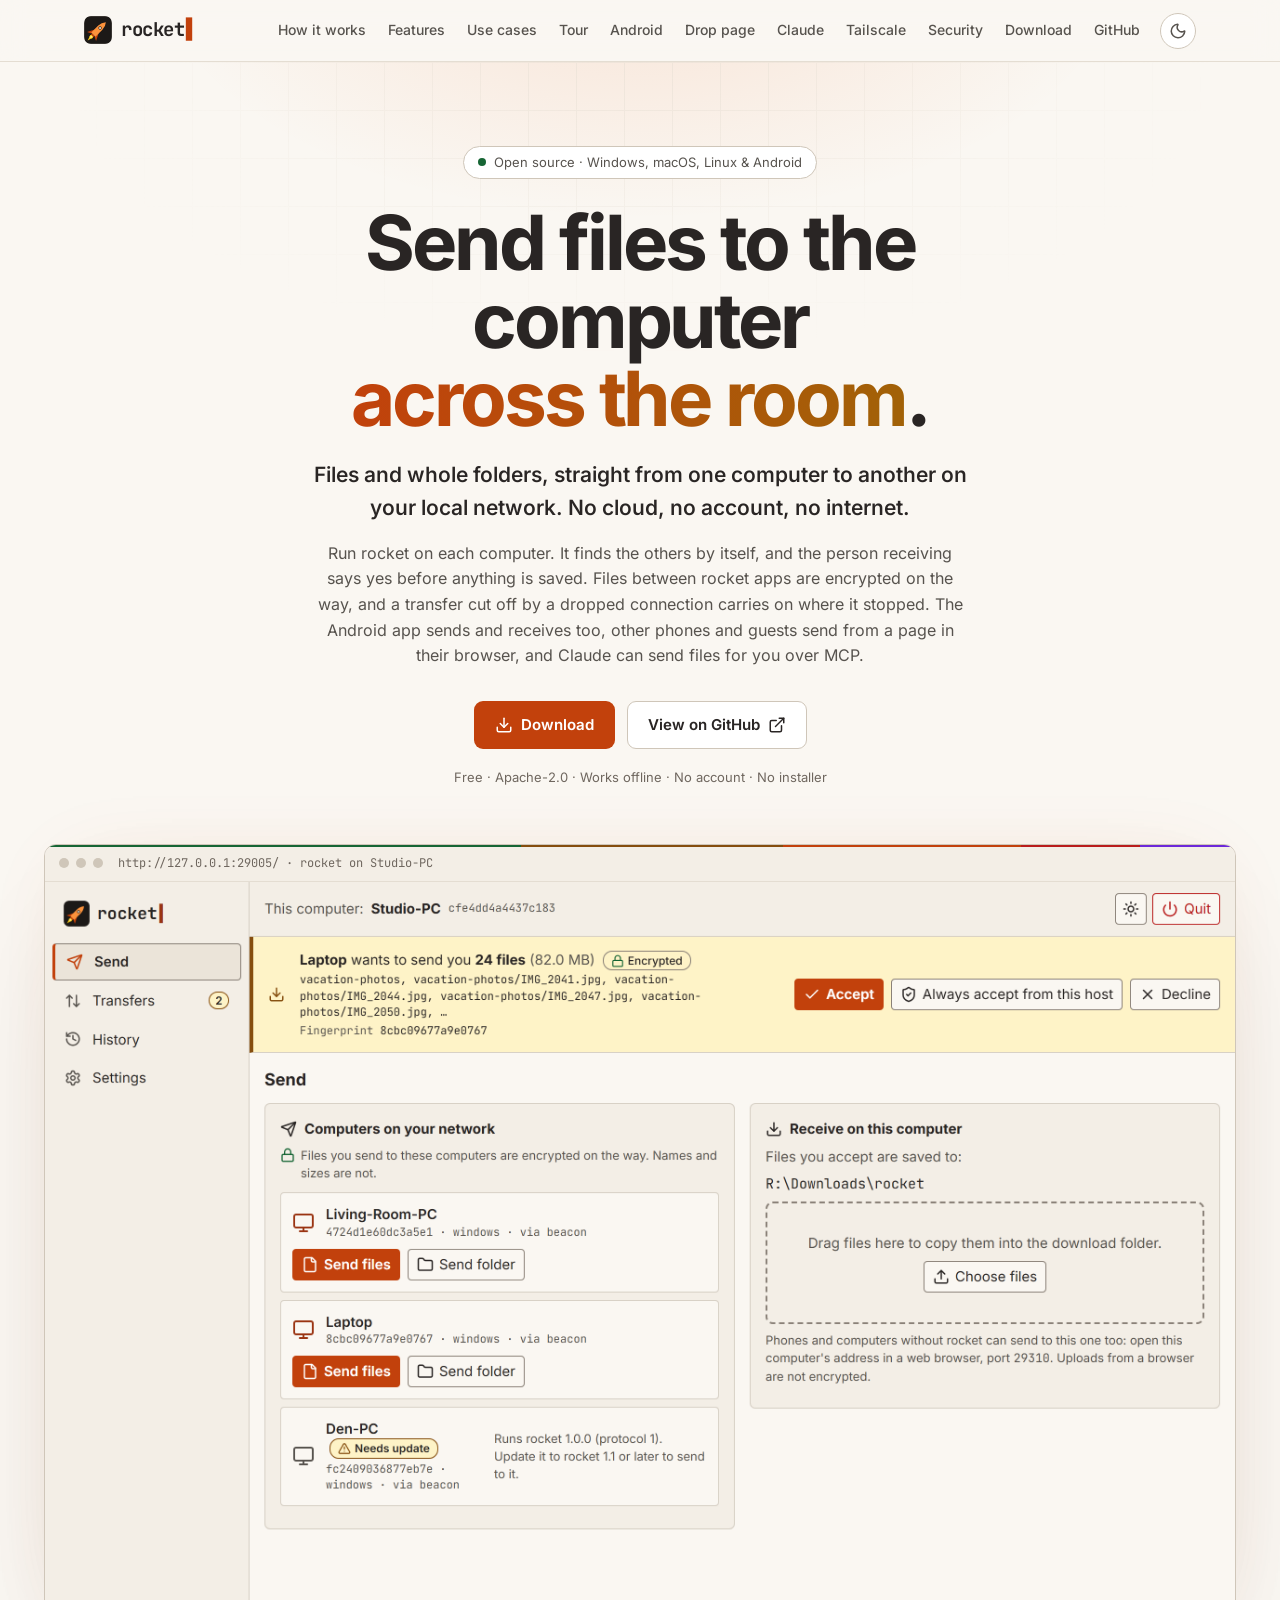
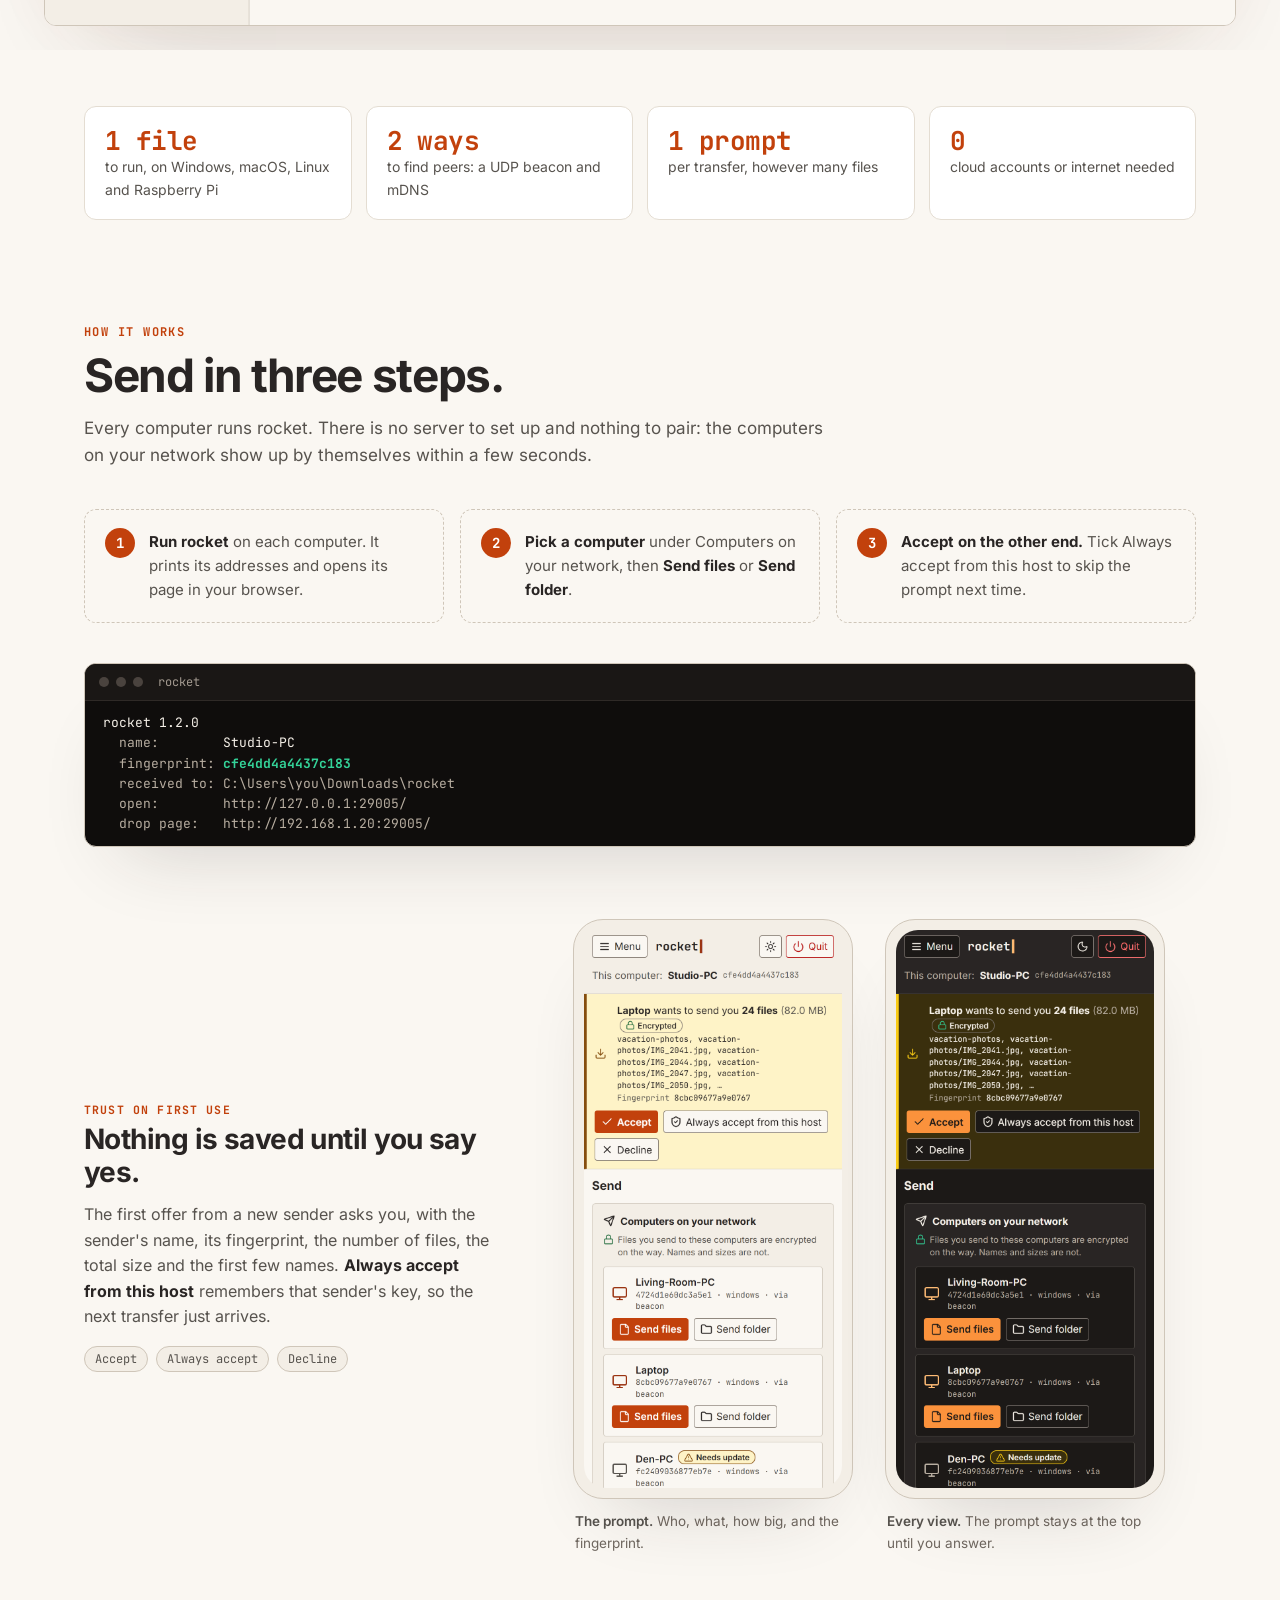
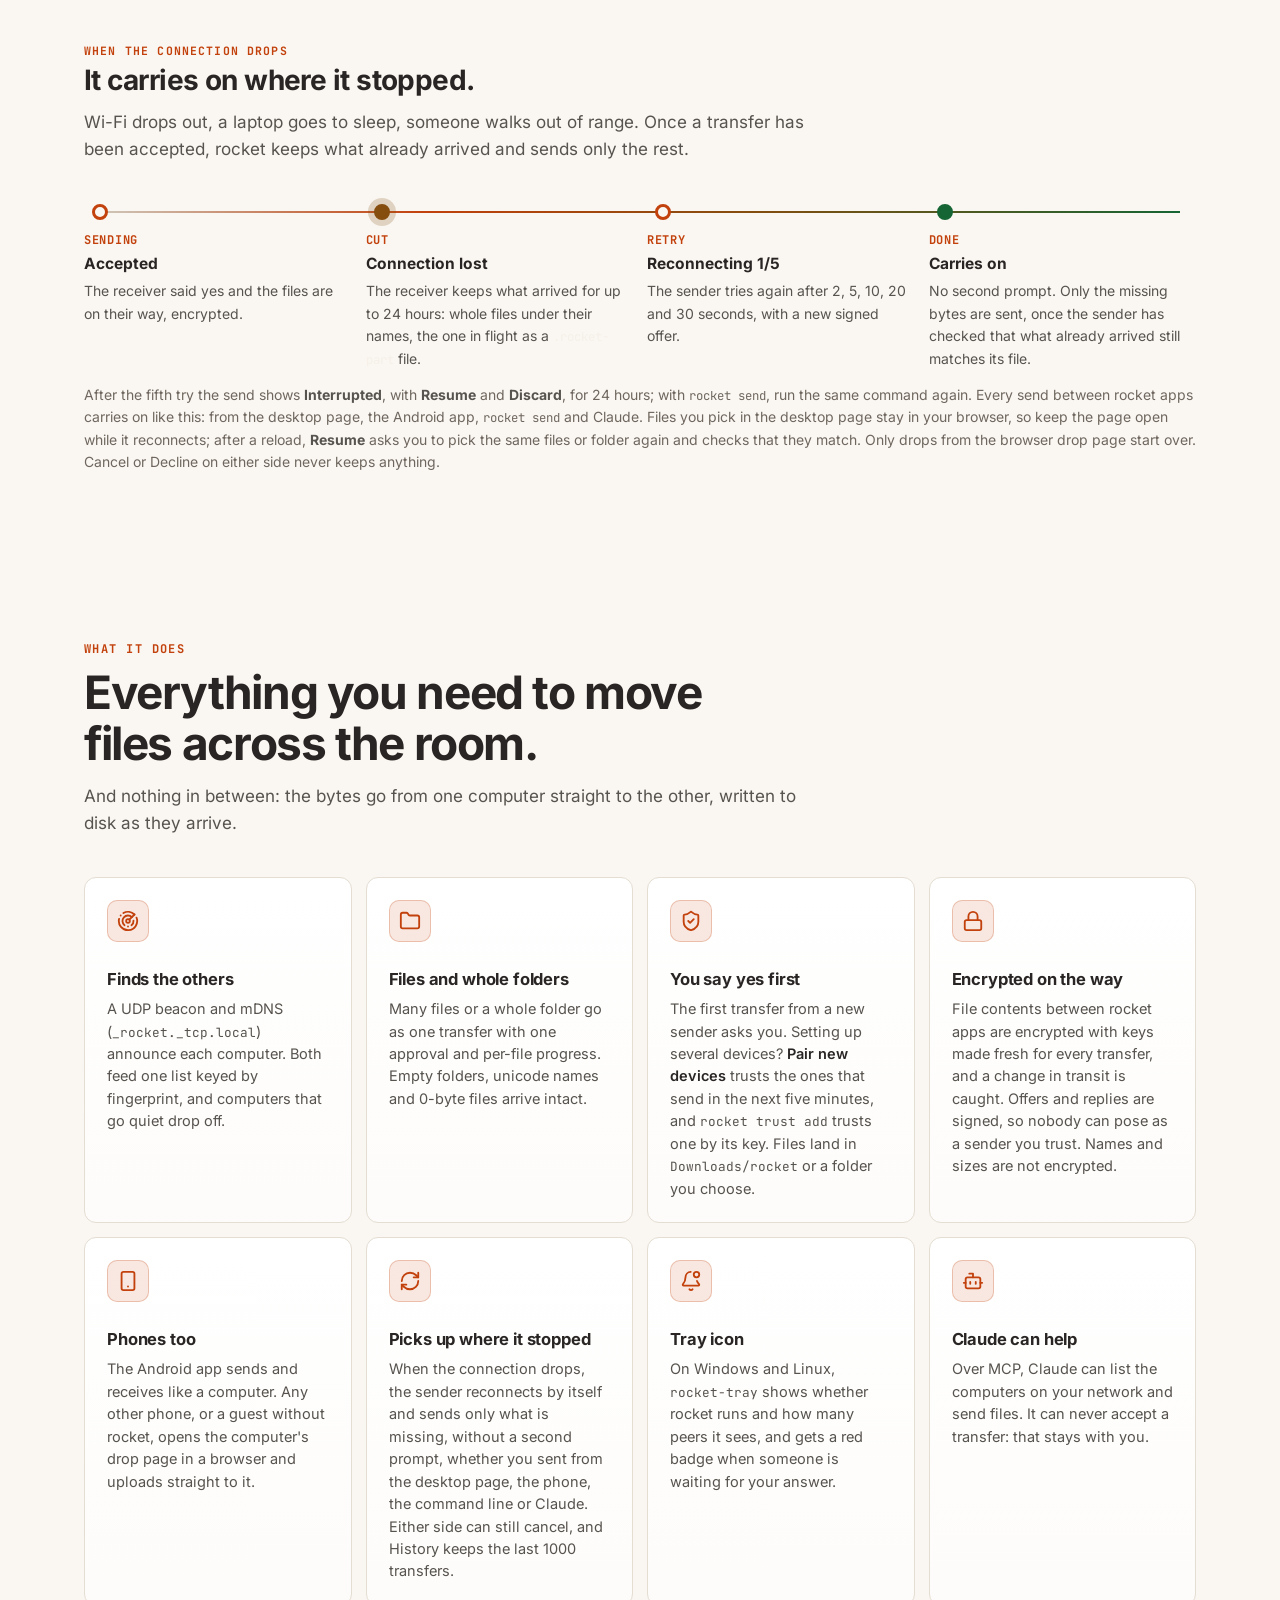
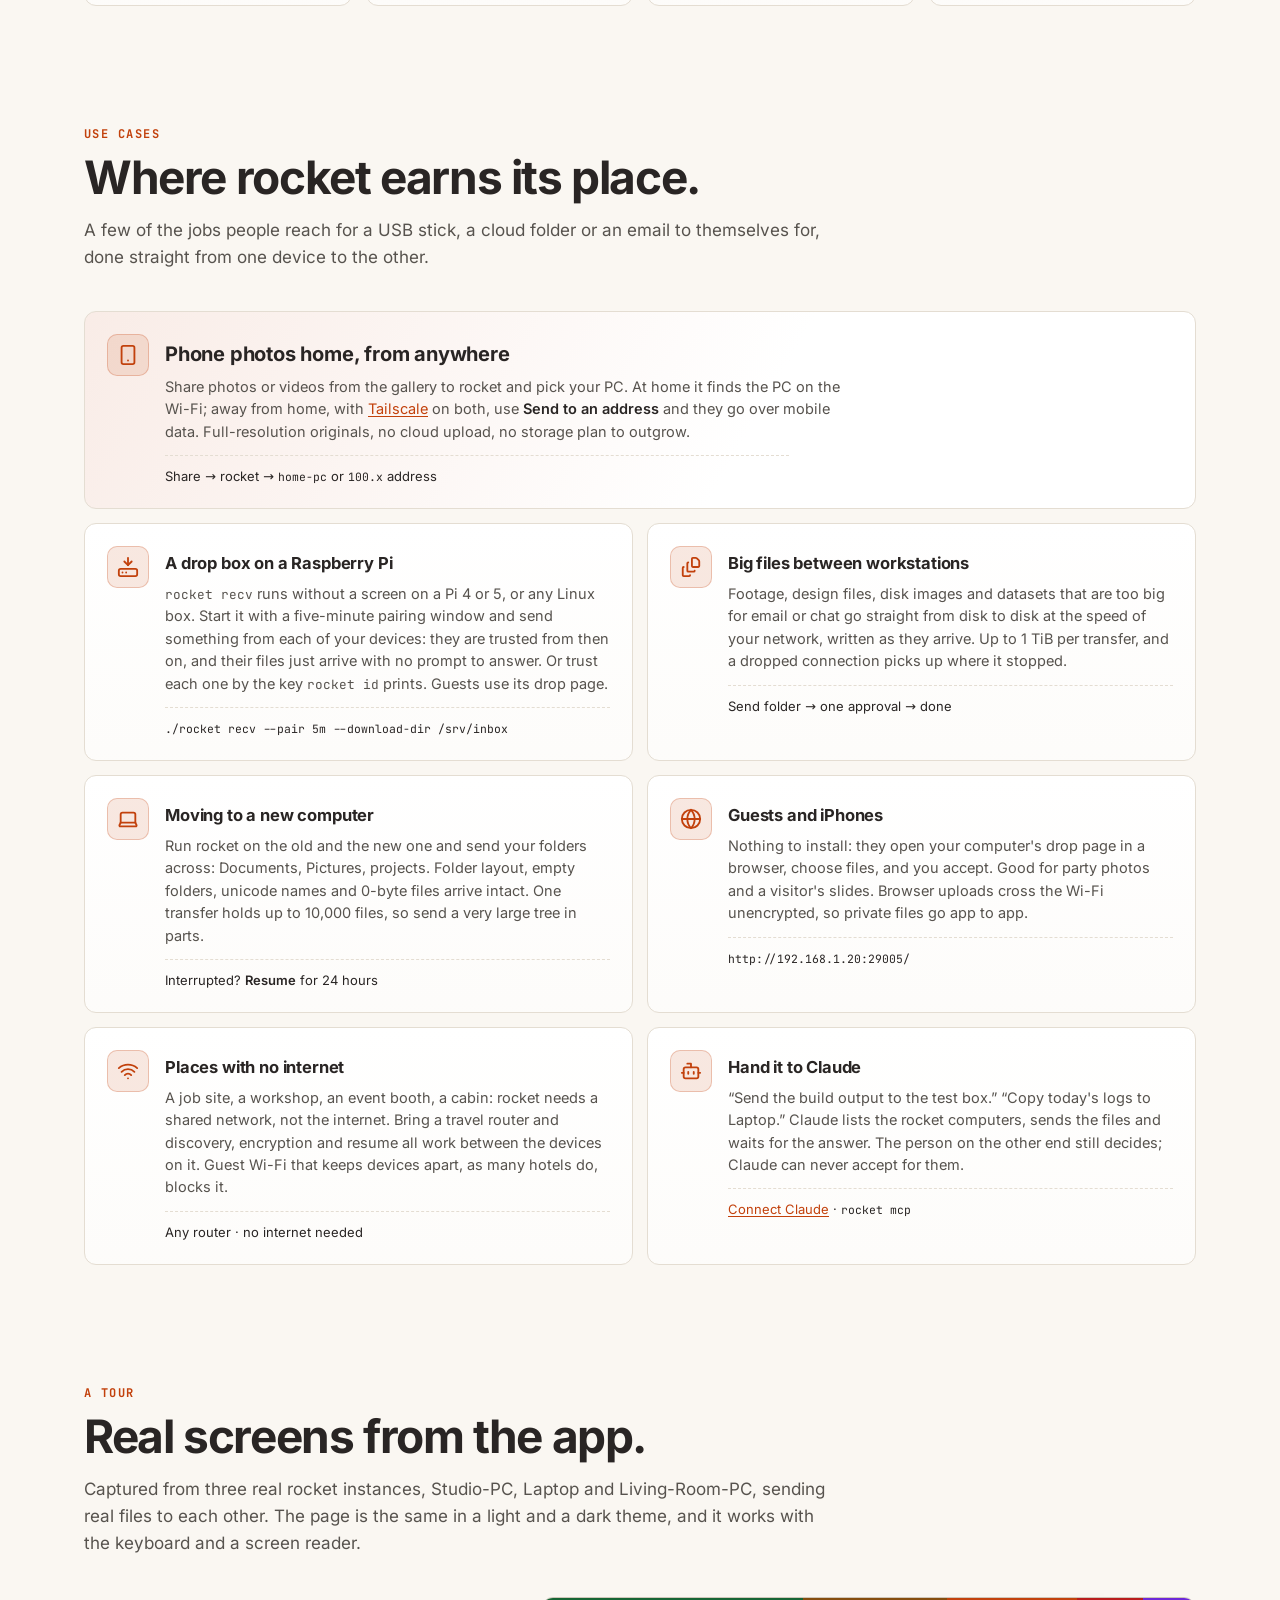
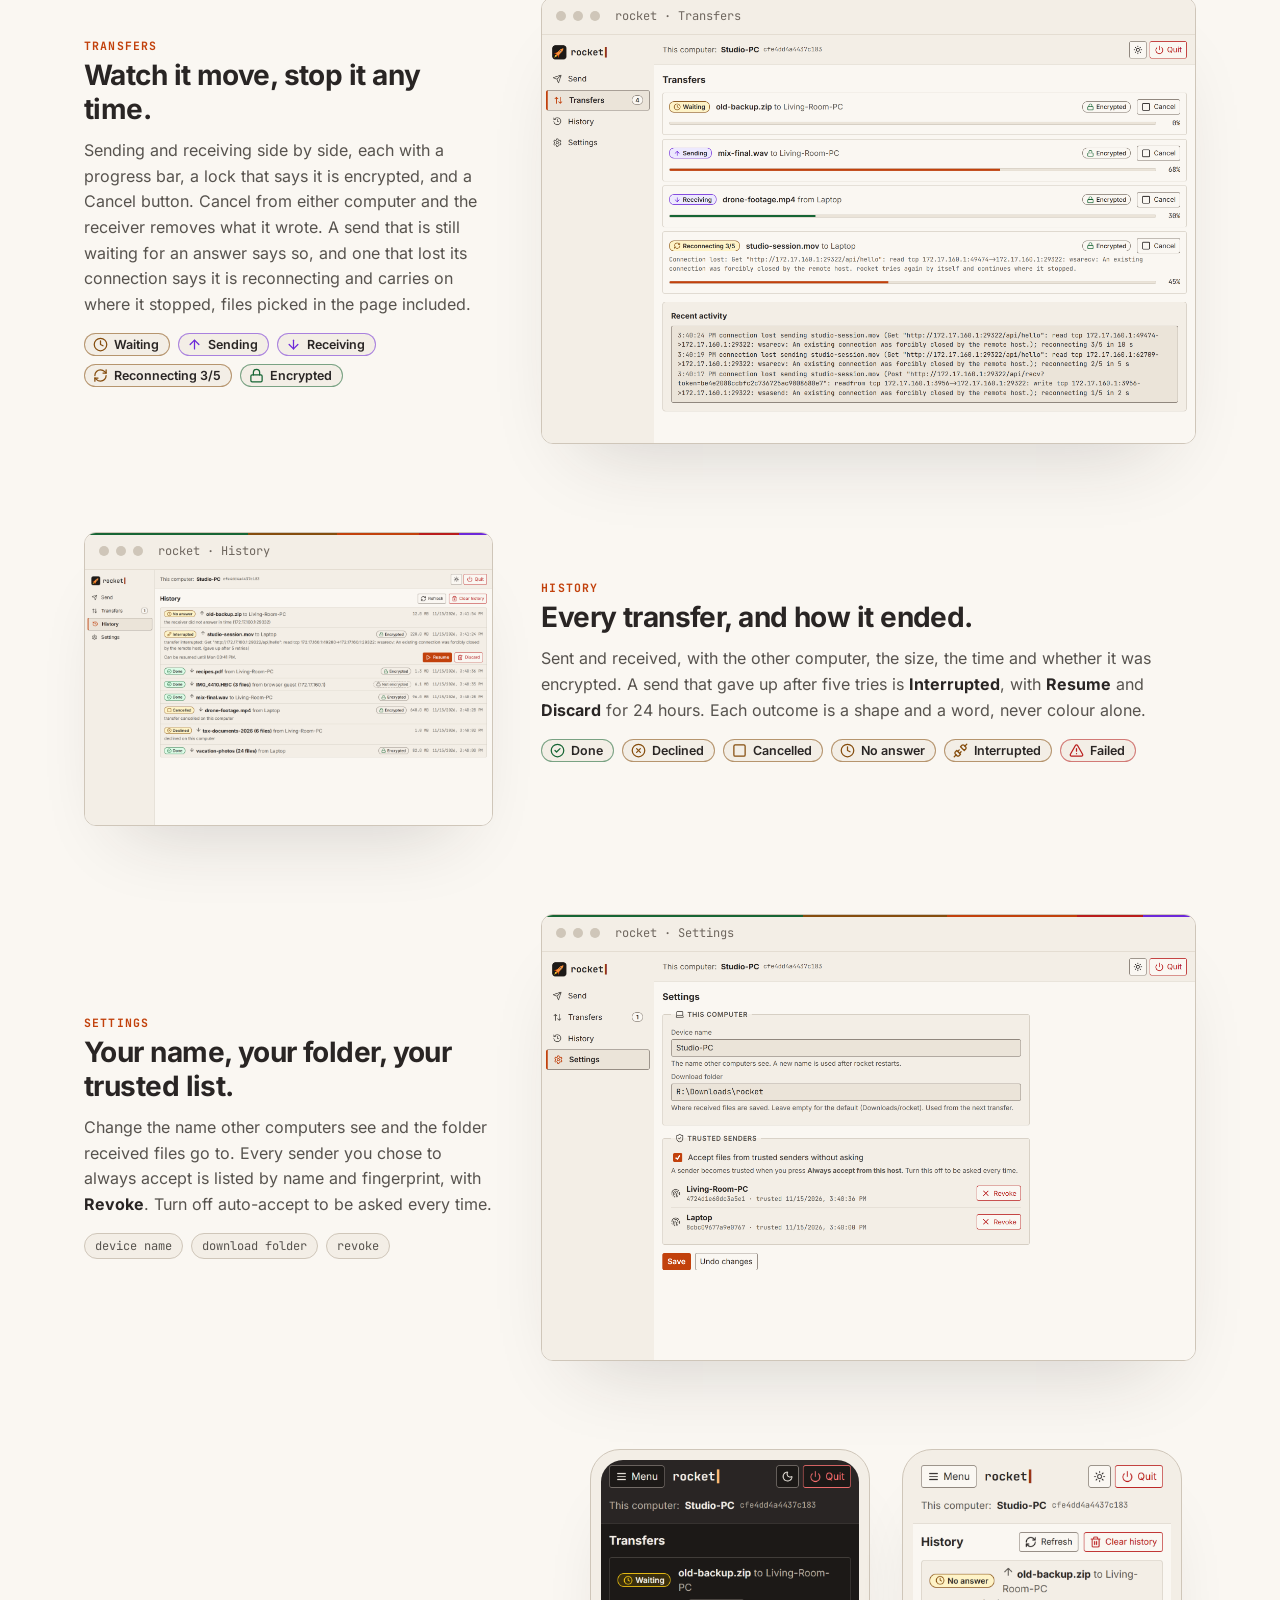
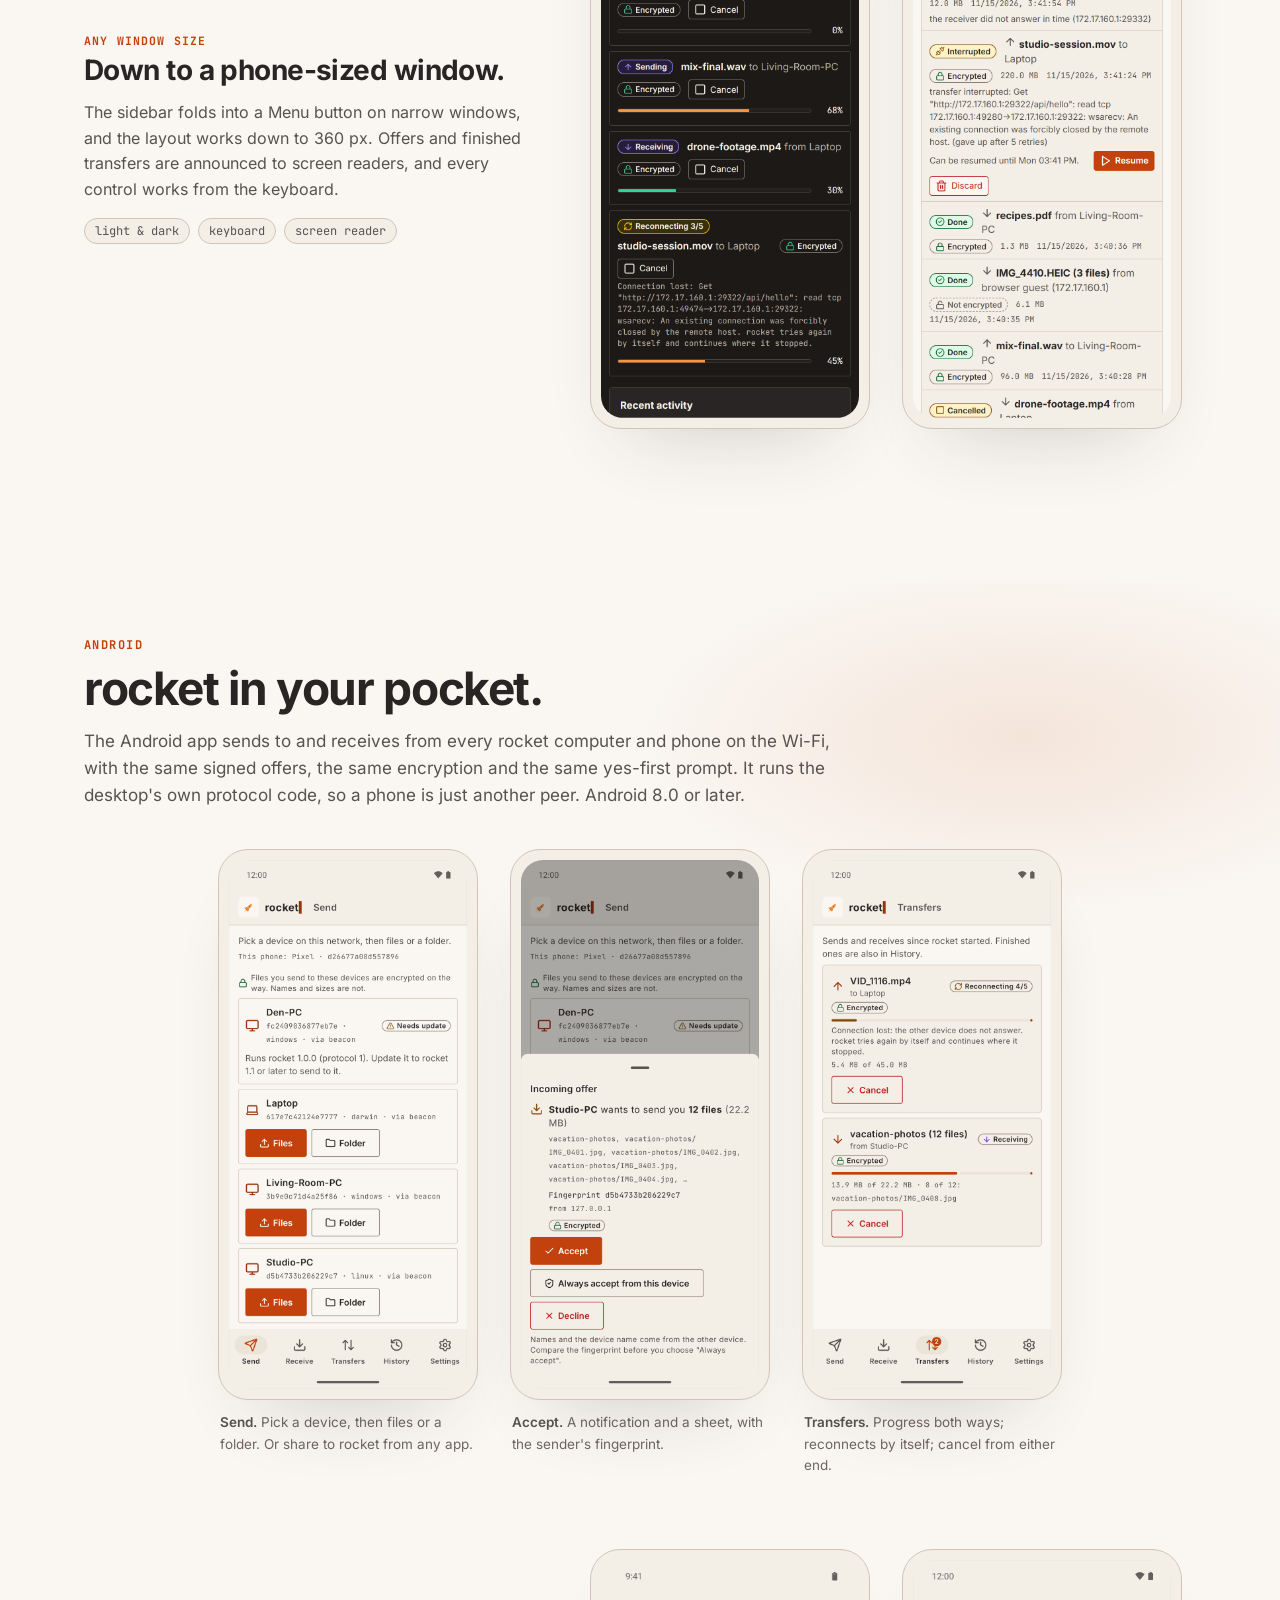
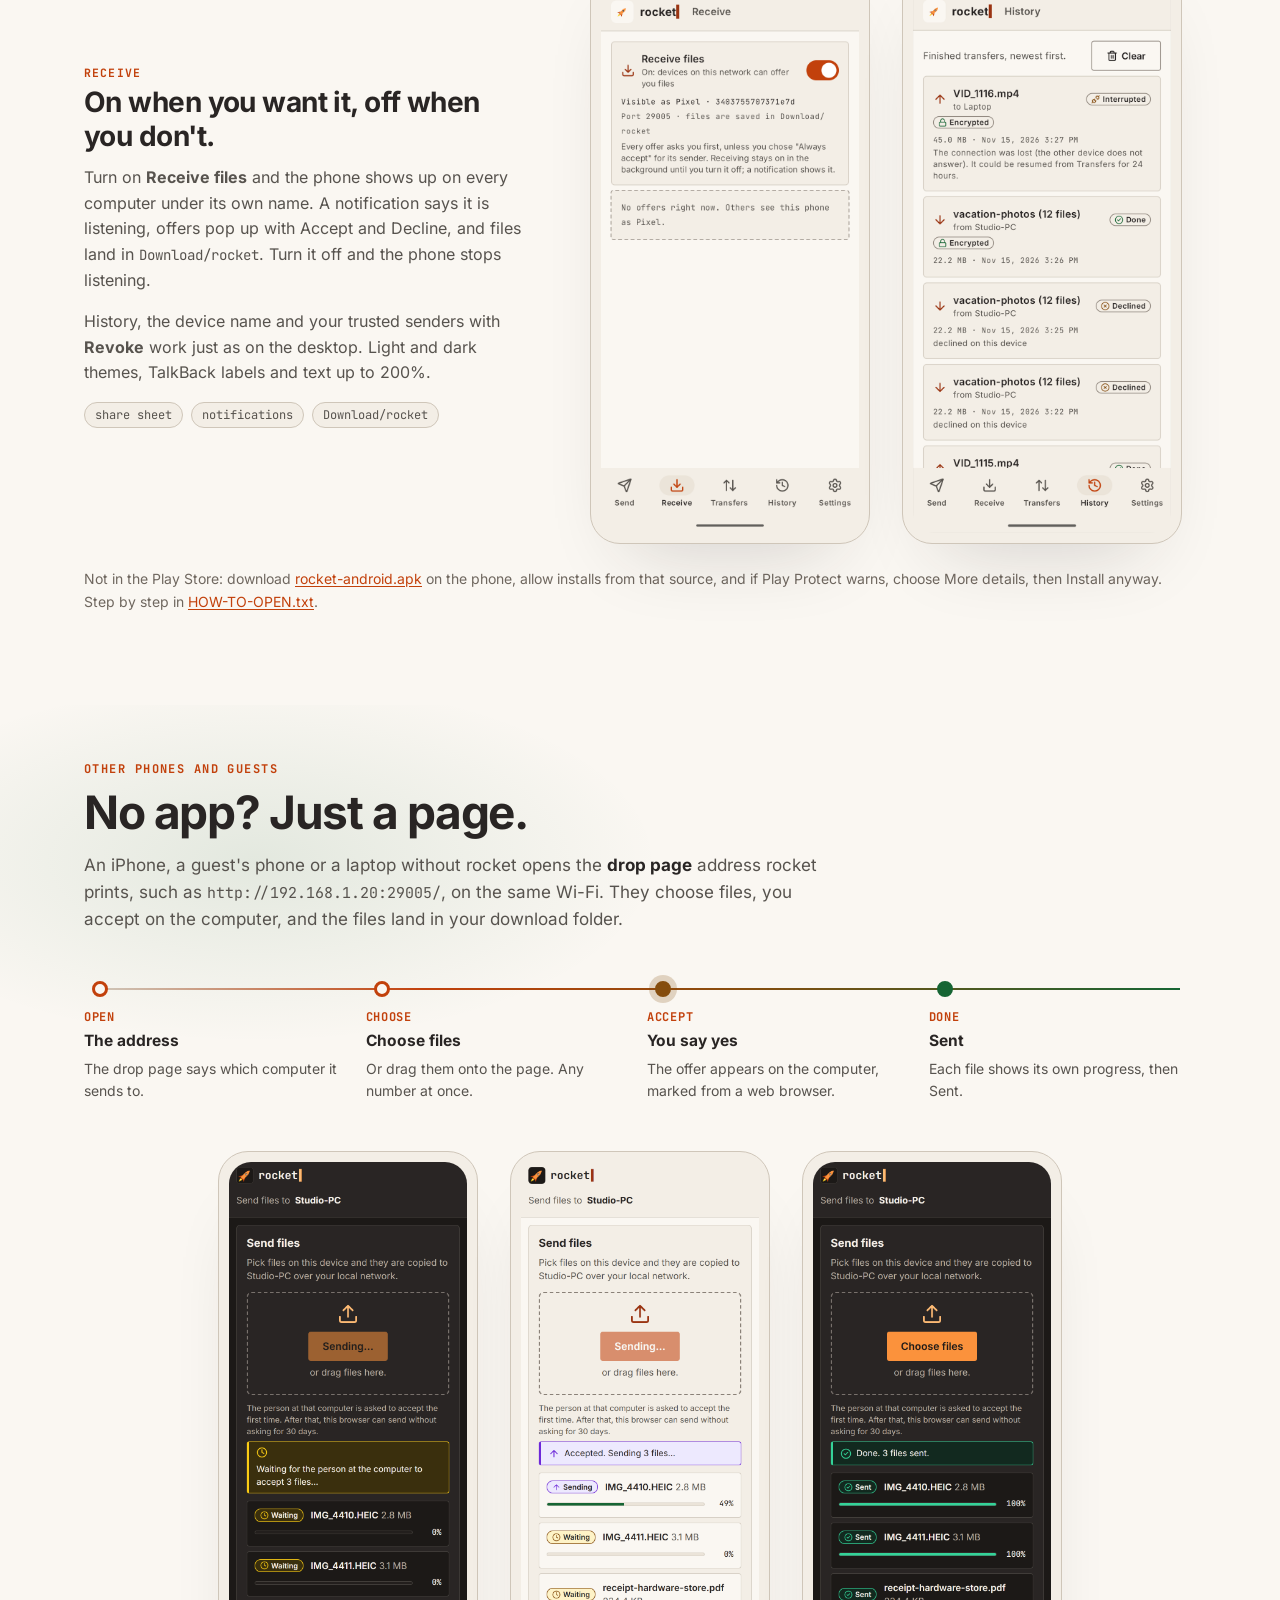
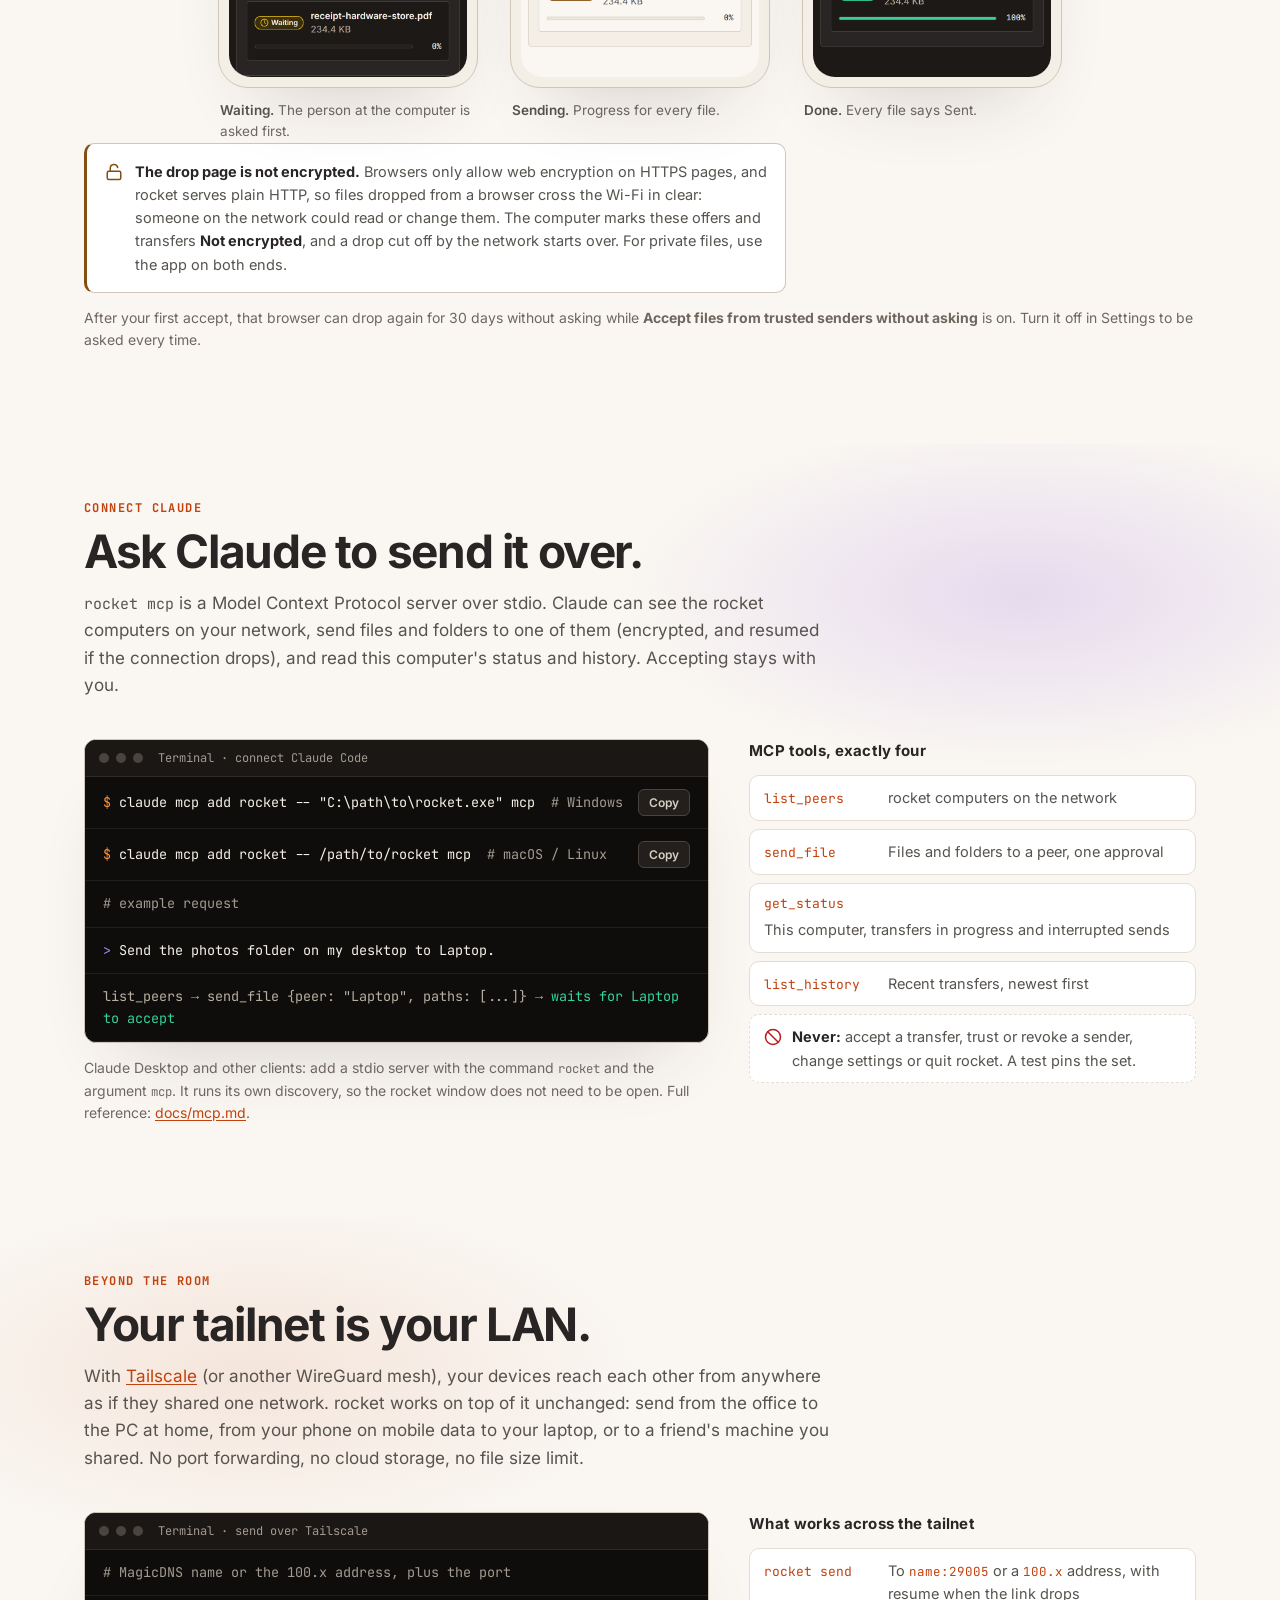
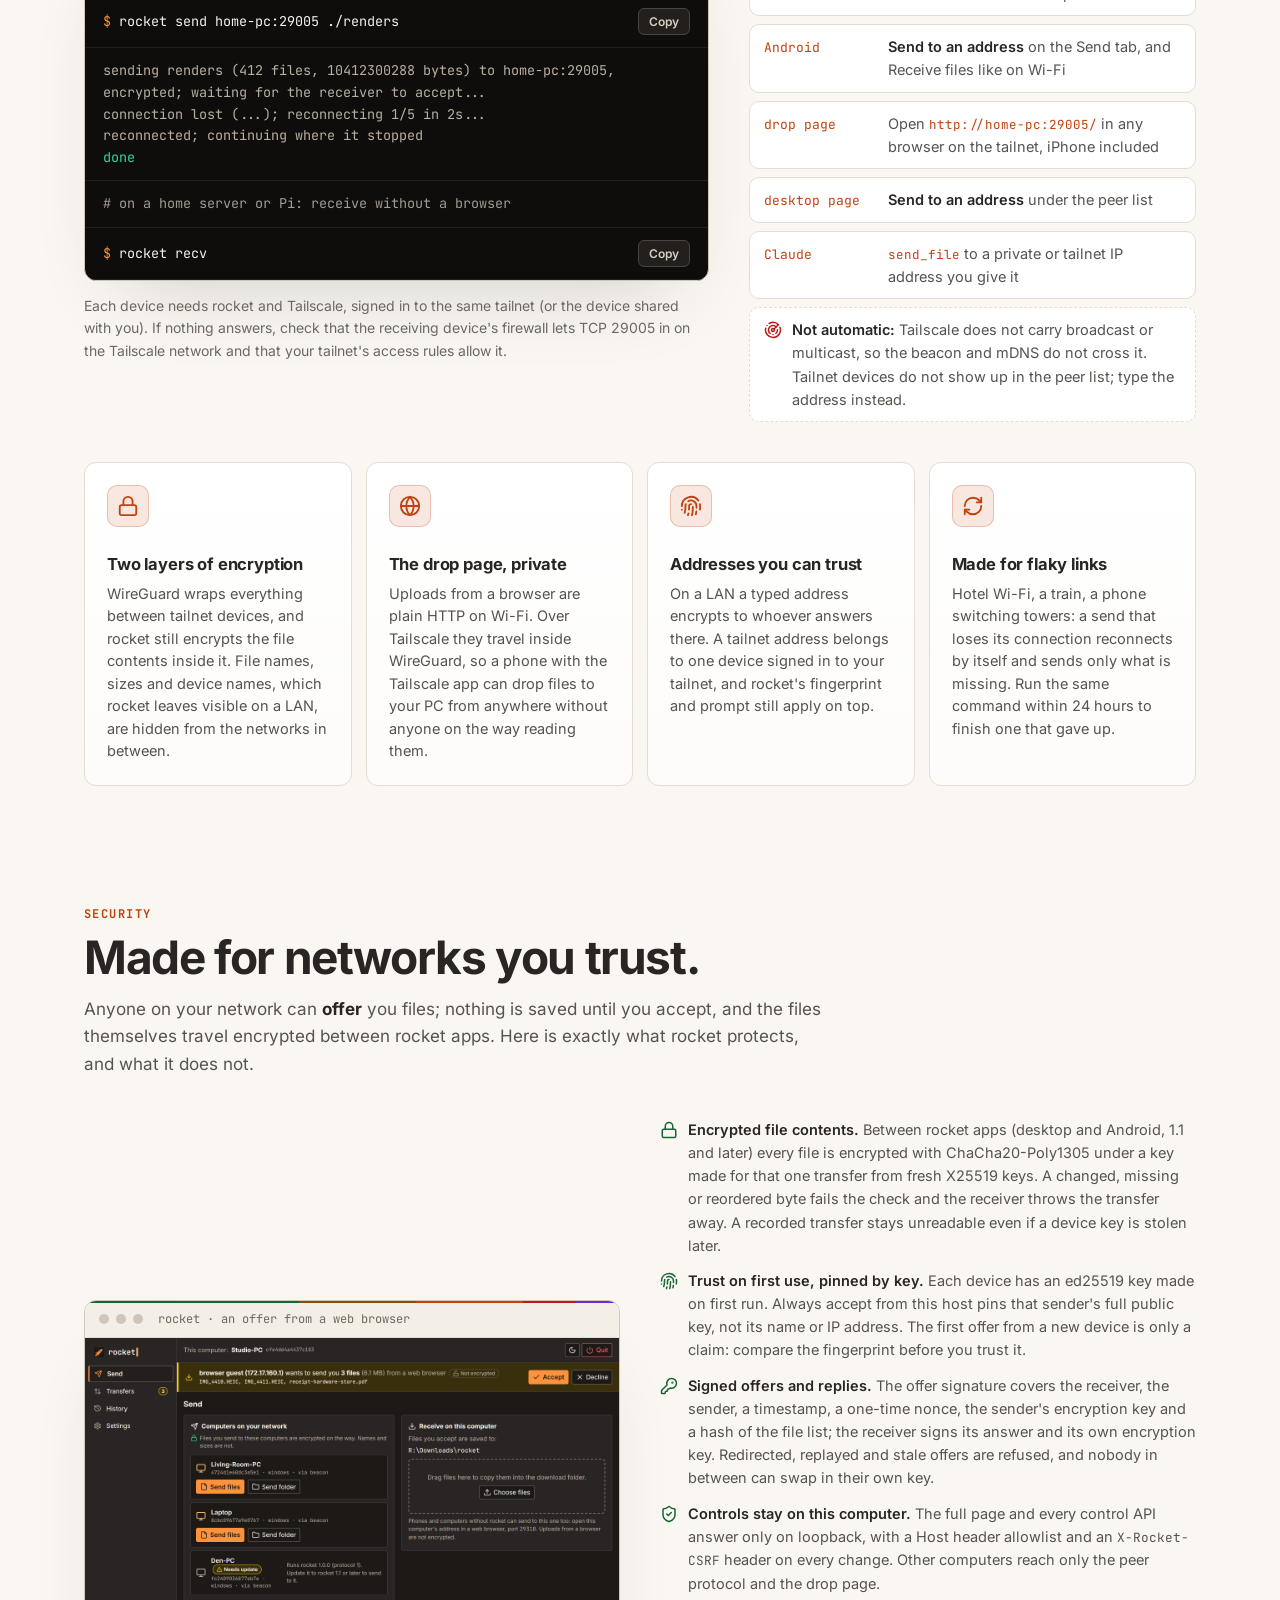
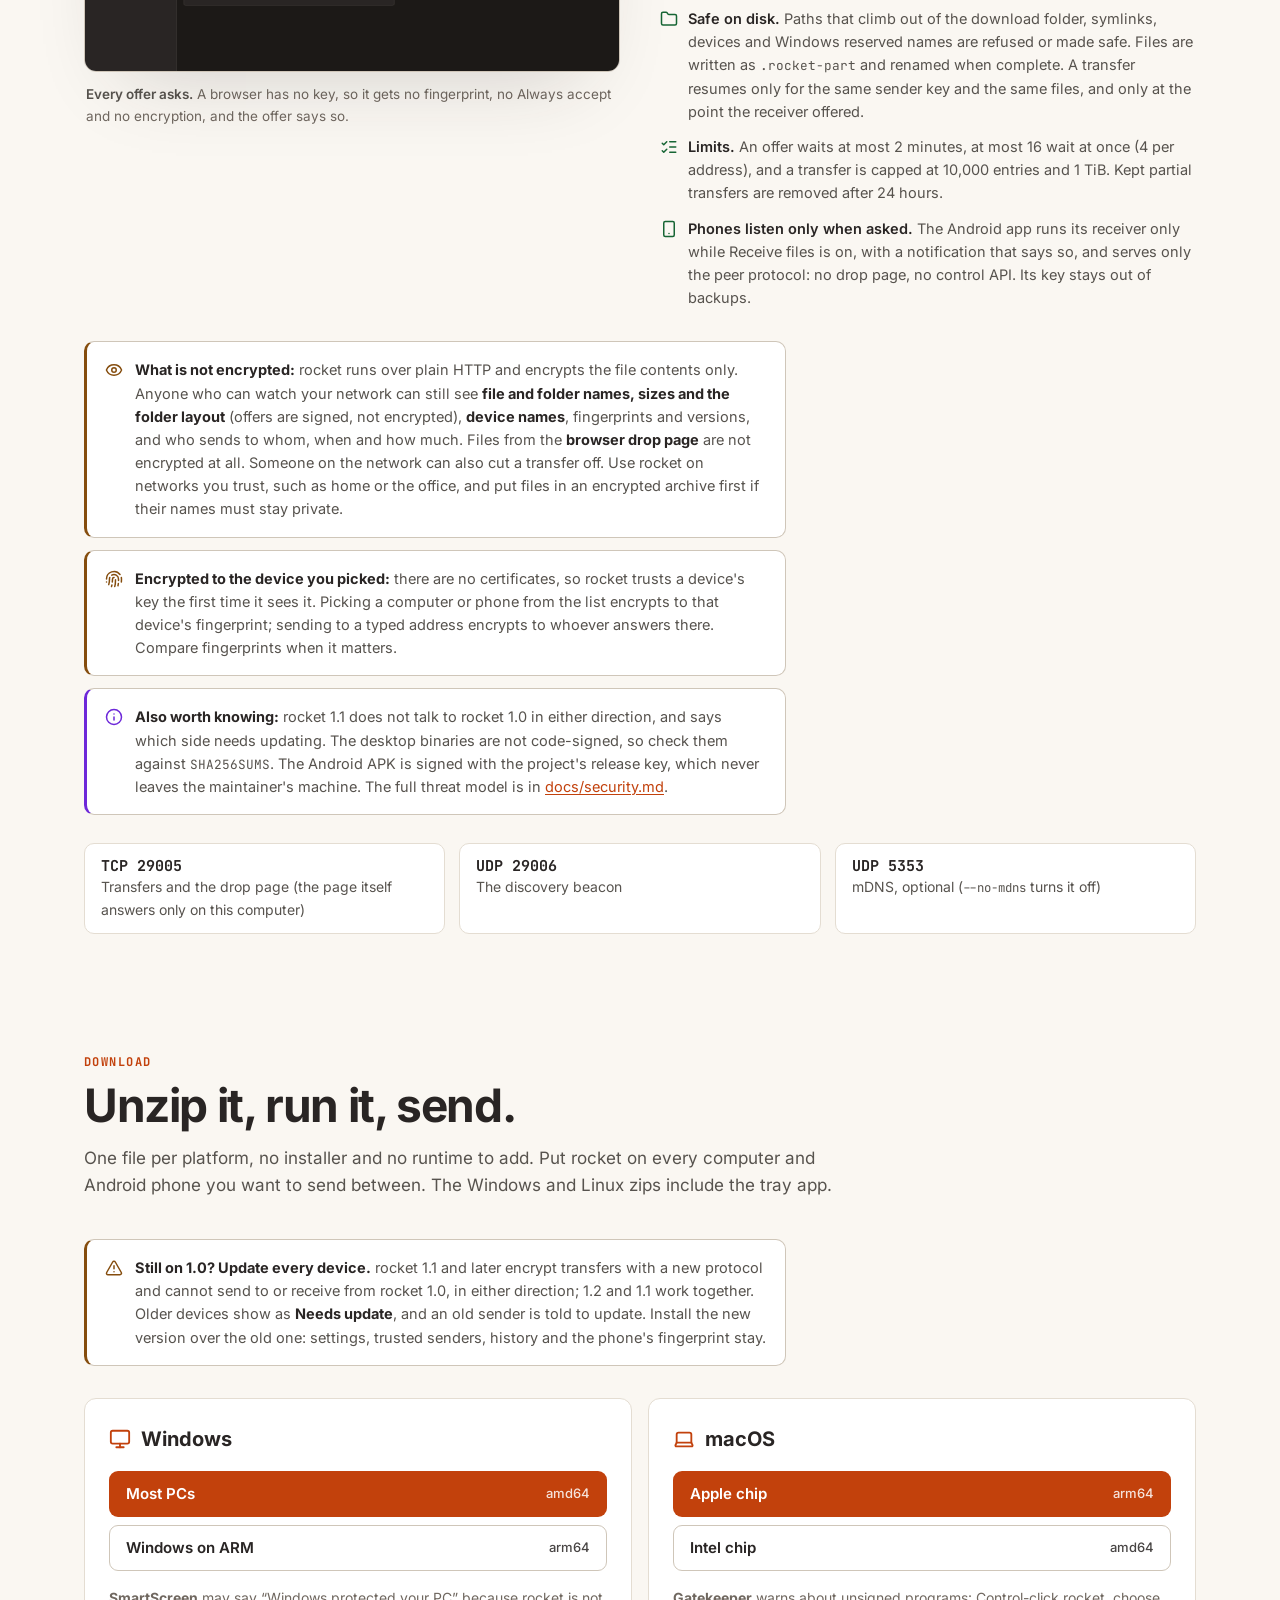
<file: site/index.html>
<!doctype html>
<html lang="en">
<head>
<meta charset="utf-8">
<meta name="viewport" content="width=device-width, initial-scale=1">
<title>rocket · send files across your local network</title>
<meta name="description" content="rocket sends files and folders straight from one computer to another on your local network, with a quick approval on the receiving end and the file contents encrypted on the way. One binary for Windows, macOS and Linux, and an Android app that sends and receives. No cloud, no account, no internet. Other phones use a browser drop page, and Claude can send files over MCP.">
<meta name="color-scheme" content="dark light">
<meta property="og:title" content="rocket: send files across your local network">
<meta property="og:description" content="Files and folders straight from one computer or Android phone to another on the LAN. Finds the others by itself, asks the receiver first, encrypts the files on the way and picks up where it stopped when the connection drops. One binary, no cloud, no account.">
<meta property="og:image" content="https://donaldsteele.github.io/rocket/assets/shots/send-dark.png">
<meta property="og:type" content="website">
<link rel="icon" href="assets/favicon.svg" type="image/svg+xml">
<link rel="stylesheet" href="assets/site.css">
<script>
  // Apply the saved theme before first paint; no saved choice follows the system.
  try { var t = localStorage.getItem('rocket-site-theme'); if (t === 'light' || t === 'dark') document.documentElement.dataset.theme = t; } catch (e) {}
</script>
</head>
<body>
<a class="skip" href="#main">Skip to content</a>

<header class="top">
  <div class="wrap">
    <a class="wordmark" href="#top" aria-label="rocket home"><img class="logo" src="assets/favicon.svg" alt="" width="28" height="28">rocket<span class="caret" aria-hidden="true"></span></a>
    <nav aria-label="Sections">
      <a href="#how">How it works</a>
      <a href="#features">Features</a>
      <a href="#uses">Use cases</a>
      <a href="#tour">Tour</a>
      <a href="#android">Android</a>
      <a href="#drop">Drop page</a>
      <a href="#claude">Claude</a>
      <a href="#tailscale">Tailscale</a>
      <a href="#security">Security</a>
      <a href="#download" class="persist">Download</a>
      <a href="https://github.com/donaldsteele/rocket" class="persist">GitHub</a>
    </nav>
    <button type="button" class="themebtn" id="themebtn" aria-label="Switch to light theme">
      <svg class="ico" aria-hidden="true"><use href="assets/icons.svg#i-sun"></use></svg>
    </button>
  </div>
</header>

<main id="main">
  <section class="hero" id="top">
    <div class="rings" aria-hidden="true"><span></span><span></span><span></span></div>
    <div class="wrap narrow">
      <p class="pill"><span class="pulse" aria-hidden="true"></span> Open source · Windows, macOS, Linux &amp; Android</p>
      <h1>Send files to the computer <em>across&nbsp;the&nbsp;room</em>.</h1>
      <p class="capability">Files and whole folders, straight from one computer to another on your local network. No cloud, no account, no internet.</p>
      <p class="lede">Run rocket on each computer. It finds the others by itself, and the person receiving says yes before anything is saved. Files between rocket apps are encrypted on the way, and a transfer cut off by a dropped connection carries on where it stopped. The Android app sends and receives too, other phones and guests send from a page in their browser, and Claude can send files for you over MCP.</p>
      <div class="cta">
        <a class="button primary" href="#download"><svg class="ico" aria-hidden="true"><use href="assets/icons.svg#i-download"></use></svg>Download</a>
        <a class="button ghost" href="https://github.com/donaldsteele/rocket">View on GitHub<svg class="ico" aria-hidden="true"><use href="assets/icons.svg#i-external-link"></use></svg></a>
      </div>
      <p class="micro">Free · Apache-2.0 · Works offline · No account · No installer</p>
    </div>
    <figure class="shot hero-shot">
      <div class="window">
        <div class="chrome" aria-hidden="true"><span class="dot"></span><span class="dot"></span><span class="dot"></span><span class="title">http://127.0.0.1:29005/ · rocket on Studio-PC</span></div>
        <button type="button" class="zoom" aria-label="Enlarge screenshot: an incoming offer">
          <img class="t-dark" src="assets/shots/send-dark.png" width="2560" height="1600" alt="rocket on Studio-PC in the dark theme: at the top, Laptop wants to send you 24 files (82.0 MB) from vacation-photos, marked Encrypted, with its fingerprint and the buttons Accept, Always accept from this host and Decline. Below, the Send view says files sent to these computers are encrypted on the way but names and sizes are not, and lists Living-Room-PC and Laptop, each with Send files and Send folder, and Den-PC marked Needs update because it runs rocket 1.0.0">
          <img class="t-light" src="assets/shots/send-light.png" width="2560" height="1600" alt="The same incoming offer, marked Encrypted, and peer list in the light theme" loading="lazy">
        </button>
      </div>
    </figure>
  </section>

  <section class="stats" aria-label="At a glance">
    <div class="wrap grid4">
      <div class="stat"><b>1 file</b><span>to run, on Windows, macOS, Linux and Raspberry Pi</span></div>
      <div class="stat"><b>2 ways</b><span>to find peers: a UDP beacon and mDNS</span></div>
      <div class="stat"><b>1 prompt</b><span>per transfer, however many files</span></div>
      <div class="stat"><b>0</b><span>cloud accounts or internet needed</span></div>
    </div>
  </section>

  <section class="band" id="how">
    <div class="wrap">
      <p class="eyebrow">How it works</p>
      <h2>Send in three steps.</h2>
      <p class="sub">Every computer runs rocket. There is no server to set up and nothing to pair: the computers on your network show up by themselves within a few seconds.</p>
      <ol class="steps">
        <li><b>Run rocket</b> on each computer. It prints its addresses and opens its page in your browser.</li>
        <li><b>Pick a computer</b> under Computers on your network, then <b>Send files</b> or <b>Send folder</b>.</li>
        <li><b>Accept on the other end.</b> Tick Always accept from this host to skip the prompt next time.</li>
      </ol>
      <div class="term console">
        <div class="chrome"><span class="dot"></span><span class="dot"></span><span class="dot"></span><span class="title">rocket</span></div>
        <div class="out" tabindex="0" role="region" aria-label="What rocket prints when it starts"><code><span class="hl">rocket 1.2.0</span>
  name:        <span class="hl">Studio-PC</span>
  fingerprint: <span class="ok">cfe4dd4a4437c183</span>
  received to: C:\Users\you\Downloads\rocket
  open:        http://127.0.0.1:29005/
  drop page:   http://192.168.1.20:29005/</code></div>
      </div>
      <div class="feature">
        <div class="copy">
          <p class="reading-label">Trust on first use</p>
          <h3>Nothing is saved until you say yes.</h3>
          <p>The first offer from a new sender asks you, with the sender's name, its fingerprint, the number of files, the total size and the first few names. <b>Always accept from this host</b> remembers that sender's key, so the next transfer just arrives.</p>
          <ul class="readings"><li>Accept</li><li>Always accept</li><li>Decline</li></ul>
        </div>
        <div class="phones">
          <figure class="shot"><div class="window">
            <button type="button" class="zoom" aria-label="Enlarge screenshot: the offer prompt on a narrow window"><img src="assets/shots/phone-offer-light.png" width="780" height="1688" loading="lazy" alt="The rocket page in a phone-sized window, light theme: Laptop wants to send you 24 files (82.0 MB), with Accept, Always accept from this host and Decline buttons"></button></div>
            <figcaption><b>The prompt.</b> Who, what, how big, and the fingerprint.</figcaption></figure>
          <figure class="shot"><div class="window">
            <button type="button" class="zoom" aria-label="Enlarge screenshot: the offer prompt in the dark theme"><img src="assets/shots/phone-offer-dark.png" width="780" height="1688" loading="lazy" alt="The same offer prompt in the dark theme, above the list of computers on the network"></button></div>
            <figcaption><b>Every view.</b> The prompt stays at the top until you answer.</figcaption></figure>
        </div>
      </div>

      <div class="resume">
        <p class="reading-label">When the connection drops</p>
        <h3>It carries on where it stopped.</h3>
        <p class="sub">Wi-Fi drops out, a laptop goes to sleep, someone walks out of range. Once a transfer has been accepted, rocket keeps what already arrived and sends only the rest.</p>
        <ol class="timeline" aria-label="An interrupted transfer, step by step">
          <li class="tick go"><span class="t">sending</span><b>Accepted</b><span>The receiver said yes and the files are on their way, encrypted.</span></li>
          <li class="tick ask"><span class="t">cut</span><b>Connection lost</b><span>The receiver keeps what arrived for up to 24 hours: whole files under their names, the one in flight as a <code>.rocket-part</code> file.</span></li>
          <li class="tick go"><span class="t">retry</span><b>Reconnecting 1/5</b><span>The sender tries again after 2, 5, 10, 20 and 30 seconds, with a new signed offer.</span></li>
          <li class="tick ok"><span class="t">done</span><b>Carries on</b><span>No second prompt. Only the missing bytes are sent, once the sender has checked that what already arrived still matches its file.</span></li>
        </ol>
        <p class="note">After the fifth try the send shows <b>Interrupted</b>, with <b>Resume</b> and <b>Discard</b>, for 24 hours; with <code>rocket send</code>, run the same command again. Every send between rocket apps carries on like this: from the desktop page, the Android app, <code>rocket send</code> and Claude. Files you pick in the desktop page stay in your browser, so keep the page open while it reconnects; after a reload, <b>Resume</b> asks you to pick the same files or folder again and checks that they match. Only drops from the browser drop page start over. Cancel or Decline on either side never keeps anything.</p>
      </div>
    </div>
  </section>

  <section class="band" id="features">
    <div class="wrap">
      <p class="eyebrow">What it does</p>
      <h2>Everything you need to move files across the room.</h2>
      <p class="sub">And nothing in between: the bytes go from one computer straight to the other, written to disk as they arrive.</p>
      <div class="cards">
        <article class="card"><svg class="ico" aria-hidden="true"><use href="assets/icons.svg#i-radar"></use></svg><h3>Finds the others</h3><p>A UDP beacon and mDNS (<code>_rocket._tcp.local</code>) announce each computer. Both feed one list keyed by fingerprint, and computers that go quiet drop off.</p></article>
        <article class="card"><svg class="ico" aria-hidden="true"><use href="assets/icons.svg#i-folder"></use></svg><h3>Files and whole folders</h3><p>Many files or a whole folder go as one transfer with one approval and per-file progress. Empty folders, unicode names and 0-byte files arrive intact.</p></article>
        <article class="card"><svg class="ico" aria-hidden="true"><use href="assets/icons.svg#i-shield-check"></use></svg><h3>You say yes first</h3><p>The first transfer from a new sender asks you. Setting up several devices? <b>Pair new devices</b> trusts the ones that send in the next five minutes, and <code>rocket trust add</code> trusts one by its key. Files land in <code>Downloads/rocket</code> or a folder you choose.</p></article>
        <article class="card"><svg class="ico" aria-hidden="true"><use href="assets/icons.svg#i-lock"></use></svg><h3>Encrypted on the way</h3><p>File contents between rocket apps are encrypted with keys made fresh for every transfer, and a change in transit is caught. Offers and replies are signed, so nobody can pose as a sender you trust. Names and sizes are not encrypted.</p></article>
        <article class="card"><svg class="ico" aria-hidden="true"><use href="assets/icons.svg#i-smartphone"></use></svg><h3>Phones too</h3><p>The Android app sends and receives like a computer. Any other phone, or a guest without rocket, opens the computer's drop page in a browser and uploads straight to it.</p></article>
        <article class="card"><svg class="ico" aria-hidden="true"><use href="assets/icons.svg#i-refresh-cw"></use></svg><h3>Picks up where it stopped</h3><p>When the connection drops, the sender reconnects by itself and sends only what is missing, without a second prompt, whether you sent from the desktop page, the phone, the command line or Claude. Either side can still cancel, and History keeps the last 1000 transfers.</p></article>
        <article class="card"><svg class="ico" aria-hidden="true"><use href="assets/icons.svg#i-bell-dot"></use></svg><h3>Tray icon</h3><p>On Windows and Linux, <code>rocket-tray</code> shows whether rocket runs and how many peers it sees, and gets a red badge when someone is waiting for your answer.</p></article>
        <article class="card"><svg class="ico" aria-hidden="true"><use href="assets/icons.svg#i-bot"></use></svg><h3>Claude can help</h3><p>Over MCP, Claude can list the computers on your network and send files. It can never accept a transfer: that stays with you.</p></article>
      </div>
    </div>
  </section>

  <section class="band uses-band" id="uses">
    <div class="wrap">
      <p class="eyebrow">Use cases</p>
      <h2>Where rocket earns its place.</h2>
      <p class="sub">A few of the jobs people reach for a USB stick, a cloud folder or an email to themselves for, done straight from one device to the other.</p>
      <div class="uses">
        <article class="use wide">
          <svg class="ico" aria-hidden="true"><use href="assets/icons.svg#i-smartphone"></use></svg>
          <div>
            <h3>Phone photos home, from anywhere</h3>
            <p>Share photos or videos from the gallery to rocket and pick your PC. At home it finds the PC on the Wi-Fi; away from home, with <a href="#tailscale">Tailscale</a> on both, use <b>Send to an address</b> and they go over mobile data. Full-resolution originals, no cloud upload, no storage plan to outgrow.</p>
            <p class="how">Share → rocket → <code>home-pc</code> or <code>100.x</code> address</p>
          </div>
        </article>
        <article class="use">
          <svg class="ico" aria-hidden="true"><use href="assets/icons.svg#i-hard-drive-download"></use></svg>
          <div>
            <h3>A drop box on a Raspberry Pi</h3>
            <p><code>rocket recv</code> runs without a screen on a Pi 4 or 5, or any Linux box. Start it with a five-minute pairing window and send something from each of your devices: they are trusted from then on, and their files just arrive with no prompt to answer. Or trust each one by the key <code>rocket id</code> prints. Guests use its drop page.</p>
            <p class="how"><code>./rocket recv --pair 5m --download-dir /srv/inbox</code></p>
          </div>
        </article>
        <article class="use">
          <svg class="ico" aria-hidden="true"><use href="assets/icons.svg#i-file-stack"></use></svg>
          <div>
            <h3>Big files between workstations</h3>
            <p>Footage, design files, disk images and datasets that are too big for email or chat go straight from disk to disk at the speed of your network, written as they arrive. Up to 1 TiB per transfer, and a dropped connection picks up where it stopped.</p>
            <p class="how">Send folder → one approval → done</p>
          </div>
        </article>
        <article class="use">
          <svg class="ico" aria-hidden="true"><use href="assets/icons.svg#i-laptop"></use></svg>
          <div>
            <h3>Moving to a new computer</h3>
            <p>Run rocket on the old and the new one and send your folders across: Documents, Pictures, projects. Folder layout, empty folders, unicode names and 0-byte files arrive intact. One transfer holds up to 10,000 files, so send a very large tree in parts.</p>
            <p class="how">Interrupted? <b>Resume</b> for 24 hours</p>
          </div>
        </article>
        <article class="use">
          <svg class="ico" aria-hidden="true"><use href="assets/icons.svg#i-globe"></use></svg>
          <div>
            <h3>Guests and iPhones</h3>
            <p>Nothing to install: they open your computer's drop page in a browser, choose files, and you accept. Good for party photos and a visitor's slides. Browser uploads cross the Wi-Fi unencrypted, so private files go app to app.</p>
            <p class="how"><code>http://192.168.1.20:29005/</code></p>
          </div>
        </article>
        <article class="use">
          <svg class="ico" aria-hidden="true"><use href="assets/icons.svg#i-wifi"></use></svg>
          <div>
            <h3>Places with no internet</h3>
            <p>A job site, a workshop, an event booth, a cabin: rocket needs a shared network, not the internet. Bring a travel router and discovery, encryption and resume all work between the devices on it. Guest Wi-Fi that keeps devices apart, as many hotels do, blocks it.</p>
            <p class="how">Any router · no internet needed</p>
          </div>
        </article>
        <article class="use">
          <svg class="ico" aria-hidden="true"><use href="assets/icons.svg#i-bot"></use></svg>
          <div>
            <h3>Hand it to Claude</h3>
            <p>“Send the build output to the test box.” “Copy today's logs to Laptop.” Claude lists the rocket computers, sends the files and waits for the answer. The person on the other end still decides; Claude can never accept for them.</p>
            <p class="how"><a href="#claude">Connect Claude</a> · <code>rocket mcp</code></p>
          </div>
        </article>
      </div>
    </div>
  </section>

  <section class="band" id="tour">
    <div class="wrap">
      <p class="eyebrow">A tour</p>
      <h2>Real screens from the app.</h2>
      <p class="sub">Captured from three real rocket instances, Studio-PC, Laptop and Living-Room-PC, sending real files to each other. The page is the same in a light and a dark theme, and it works with the keyboard and a screen reader.</p>

      <div class="feature">
        <div class="copy">
          <p class="reading-label">Transfers</p>
          <h3>Watch it move, stop it any time.</h3>
          <p>Sending and receiving side by side, each with a progress bar, a lock that says it is encrypted, and a Cancel button. Cancel from either computer and the receiver removes what it wrote. A send that is still waiting for an answer says so, and one that lost its connection says it is reconnecting and carries on where it stopped, files picked in the page included.</p>
          <ul class="states" aria-label="Transfer states">
            <li class="chip warn"><svg class="ico" aria-hidden="true"><use href="assets/icons.svg#i-clock"></use></svg>Waiting</li>
            <li class="chip info"><svg class="ico" aria-hidden="true"><use href="assets/icons.svg#i-arrow-up"></use></svg>Sending</li>
            <li class="chip info"><svg class="ico" aria-hidden="true"><use href="assets/icons.svg#i-arrow-down"></use></svg>Receiving</li>
            <li class="chip warn"><svg class="ico" aria-hidden="true"><use href="assets/icons.svg#i-refresh-cw"></use></svg>Reconnecting 3/5</li>
            <li class="chip ok"><svg class="ico" aria-hidden="true"><use href="assets/icons.svg#i-lock"></use></svg>Encrypted</li>
          </ul>
        </div>
        <figure class="shot"><div class="window"><div class="chrome" aria-hidden="true"><span class="dot"></span><span class="dot"></span><span class="dot"></span><span class="title">rocket · Transfers</span></div>
          <button type="button" class="zoom" aria-label="Enlarge screenshot: transfers in progress">
            <img class="t-dark" src="assets/shots/transfers-dark.png" width="2560" height="1600" loading="lazy" alt="The Transfers view: old-backup.zip to Living-Room-PC is Waiting, mix-final.wav to Living-Room-PC is Sending, drone-footage.mp4 from Laptop is Receiving, and studio-session.mov to Laptop is Reconnecting 3/5 after its connection was lost, all marked Encrypted, each with a progress bar, a percentage and a Cancel button. Below, Recent activity lists the reconnect attempts">
            <img class="t-light" src="assets/shots/transfers-light.png" width="2560" height="1600" loading="lazy" alt="The Transfers view in the light theme with one waiting, one sending, one receiving and one reconnecting transfer">
          </button></div></figure>
      </div>

      <div class="feature flip">
        <div class="copy">
          <p class="reading-label">History</p>
          <h3>Every transfer, and how it ended.</h3>
          <p>Sent and received, with the other computer, the size, the time and whether it was encrypted. A send that gave up after five tries is <b>Interrupted</b>, with <b>Resume</b> and <b>Discard</b> for 24 hours. Each outcome is a shape and a word, never colour alone.</p>
          <ul class="states" aria-label="Transfer outcomes">
            <li class="chip ok"><svg class="ico" aria-hidden="true"><use href="assets/icons.svg#i-circle-check"></use></svg>Done</li>
            <li class="chip warn"><svg class="ico" aria-hidden="true"><use href="assets/icons.svg#i-circle-x"></use></svg>Declined</li>
            <li class="chip warn"><svg class="ico" aria-hidden="true"><use href="assets/icons.svg#i-square"></use></svg>Cancelled</li>
            <li class="chip warn"><svg class="ico" aria-hidden="true"><use href="assets/icons.svg#i-clock"></use></svg>No answer</li>
            <li class="chip warn"><svg class="ico" aria-hidden="true"><use href="assets/icons.svg#i-unplug"></use></svg>Interrupted</li>
            <li class="chip bad"><svg class="ico" aria-hidden="true"><use href="assets/icons.svg#i-triangle-alert"></use></svg>Failed</li>
          </ul>
        </div>
        <figure class="shot"><div class="window"><div class="chrome" aria-hidden="true"><span class="dot"></span><span class="dot"></span><span class="dot"></span><span class="title">rocket · History</span></div>
          <button type="button" class="zoom" aria-label="Enlarge screenshot: transfer history">
            <img class="t-dark" src="assets/shots/history-dark.png" width="2560" height="1600" loading="lazy" alt="The History view, newest first: old-backup.zip marked No answer, studio-session.mov to Laptop marked Interrupted with the reason, Can be resumed until a time, and Resume and Discard buttons, then transfers to and from Laptop, Living-Room-PC and a web browser marked Done, Cancelled or Declined. Transfers between rocket apps are marked Encrypted and the one from the web browser Not encrypted">
            <img class="t-light" src="assets/shots/history-light.png" width="2560" height="1600" loading="lazy" alt="The History view in the light theme, with the interrupted send and its Resume button">
          </button></div></figure>
      </div>

      <div class="feature">
        <div class="copy">
          <p class="reading-label">Settings</p>
          <h3>Your name, your folder, your trusted list.</h3>
          <p>Change the name other computers see and the folder received files go to. Every sender you chose to always accept is listed by name and fingerprint, with <b>Revoke</b>. Turn off auto-accept to be asked every time.</p>
          <ul class="readings"><li>device name</li><li>download folder</li><li>revoke</li></ul>
        </div>
        <figure class="shot"><div class="window"><div class="chrome" aria-hidden="true"><span class="dot"></span><span class="dot"></span><span class="dot"></span><span class="title">rocket · Settings</span></div>
          <button type="button" class="zoom" aria-label="Enlarge screenshot: settings">
            <img class="t-dark" src="assets/shots/settings-dark.png" width="2560" height="1600" loading="lazy" alt="The Settings view: device name Studio-PC, the download folder, Accept files from trusted senders without asking turned on, and two trusted senders, Laptop and Living-Room-PC, each with a Revoke button">
            <img class="t-light" src="assets/shots/settings-light.png" width="2560" height="1600" loading="lazy" alt="The Settings view in the light theme with two trusted senders">
          </button></div></figure>
      </div>

      <div class="phones-feature">
        <div class="copy">
          <p class="reading-label">Any window size</p>
          <h3>Down to a phone-sized window.</h3>
          <p>The sidebar folds into a Menu button on narrow windows, and the layout works down to 360 px. Offers and finished transfers are announced to screen readers, and every control works from the keyboard.</p>
          <ul class="readings"><li>light &amp; dark</li><li>keyboard</li><li>screen reader</li></ul>
        </div>
        <div class="phones">
          <figure class="shot"><div class="window">
            <button type="button" class="zoom" aria-label="Enlarge screenshot: transfers in a narrow window"><img src="assets/shots/phone-transfers-dark.png" width="780" height="1688" loading="lazy" alt="The Transfers view in a phone-sized window, dark theme, with waiting, sending, receiving and reconnecting transfers, each marked Encrypted"></button></div></figure>
          <figure class="shot"><div class="window">
            <button type="button" class="zoom" aria-label="Enlarge screenshot: history in a narrow window"><img src="assets/shots/phone-history-light.png" width="780" height="1688" loading="lazy" alt="The History view in a phone-sized window, light theme, starting with the unanswered and the interrupted send"></button></div></figure>
        </div>
      </div>
    </div>
  </section>

  <section class="band android-band" id="android">
    <div class="wrap">
      <p class="eyebrow">Android</p>
      <h2>rocket in your pocket.</h2>
      <p class="sub">The Android app sends to and receives from every rocket computer and phone on the Wi-Fi, with the same signed offers, the same encryption and the same yes-first prompt. It runs the desktop's own protocol code, so a phone is just another peer. Android 8.0 or later.</p>

      <div class="phones three">
        <figure class="shot"><div class="window">
          <button type="button" class="zoom" aria-label="Enlarge screenshot: the Send tab on Android">
            <img class="t-dark" src="assets/shots/android-send-dark.png" width="720" height="1600" loading="lazy" alt="rocket on an Android phone, dark theme, Send tab: This phone: Pixel with its fingerprint, a note that files sent to these devices are encrypted on the way, then Den-PC marked Needs update because it runs rocket 1.0.0, and Laptop, Living-Room-PC and Studio-PC, each with Files and Folder buttons">
            <img class="t-light" src="assets/shots/android-send-light.png" width="720" height="1600" loading="lazy" alt="The Android Send tab in the light theme: three computers to send to and one that needs an update">
          </button></div>
          <figcaption><b>Send.</b> Pick a device, then files or a folder. Or share to rocket from any app.</figcaption></figure>
        <figure class="shot"><div class="window">
          <button type="button" class="zoom" aria-label="Enlarge screenshot: an incoming offer on Android">
            <img class="t-dark" src="assets/shots/android-offer-dark.png" width="720" height="1600" loading="lazy" alt="An incoming offer sheet on the phone, dark theme: Studio-PC wants to send you 12 files (22.2 MB), the first names, its fingerprint, an Encrypted badge, and the buttons Accept, Always accept from this device and Decline">
            <img class="t-light" src="assets/shots/android-offer-light.png" width="720" height="1600" loading="lazy" alt="The incoming offer sheet on the phone in the light theme, from Studio-PC, marked Encrypted">
          </button></div>
          <figcaption><b>Accept.</b> A notification and a sheet, with the sender's fingerprint.</figcaption></figure>
        <figure class="shot"><div class="window">
          <button type="button" class="zoom" aria-label="Enlarge screenshot: transfers on Android">
            <img class="t-dark" src="assets/shots/android-progress-dark.png" width="720" height="1600" loading="lazy" alt="The Android Transfers tab, dark theme: vacation-photos (12 files) from Studio-PC Receiving, and VID_1116.mp4 to Laptop marked Reconnecting 2/5 after its connection was lost, both Encrypted, each with a progress bar and Cancel">
            <img class="t-light" src="assets/shots/android-progress-light.png" width="720" height="1600" loading="lazy" alt="The Android Transfers tab in the light theme: a receive in progress and a send reconnecting by itself">
          </button></div>
          <figcaption><b>Transfers.</b> Progress both ways; reconnects by itself; cancel from either end.</figcaption></figure>
      </div>

      <div class="phones-feature android-receive">
        <div class="copy">
          <p class="reading-label">Receive</p>
          <h3>On when you want it, off when you don't.</h3>
          <p>Turn on <b>Receive files</b> and the phone shows up on every computer under its own name. A notification says it is listening, offers pop up with Accept and Decline, and files land in <code>Download/rocket</code>. Turn it off and the phone stops listening.</p>
          <p>History, the device name and your trusted senders with <b>Revoke</b> work just as on the desktop. Light and dark themes, TalkBack labels and text up to 200%.</p>
          <ul class="readings"><li>share sheet</li><li>notifications</li><li>Download/rocket</li></ul>
        </div>
        <div class="phones">
          <figure class="shot"><div class="window">
            <button type="button" class="zoom" aria-label="Enlarge screenshot: the Receive tab on Android">
              <img class="t-dark" src="assets/shots/android-receive-dark.png" width="720" height="1600" loading="lazy" alt="The Android Receive tab, dark theme: Receive files is on, visible as Pixel with its fingerprint, port 29005, files are saved in Download/rocket, and no offers right now">
              <img class="t-light" src="assets/shots/android-receive-light.png" width="720" height="1600" loading="lazy" alt="The Android Receive tab in the light theme with receiving turned on"></button></div></figure>
          <figure class="shot"><div class="window">
            <button type="button" class="zoom" aria-label="Enlarge screenshot: history on Android">
              <img class="t-dark" src="assets/shots/android-history-dark.png" width="720" height="1600" loading="lazy" alt="The Android History tab, dark theme: a declined offer from Studio-PC, VID_1116.mp4 to Laptop marked Interrupted, saying it could be resumed for 24 hours, then more transfers marked Done or Declined, each Encrypted where bytes moved, with a size and a time">
              <img class="t-light" src="assets/shots/android-history-light.png" width="720" height="1600" loading="lazy" alt="The Android History tab in the light theme: VID_1116.mp4 to Laptop marked Interrupted, then transfers from Studio-PC marked Done or Declined"></button></div></figure>
        </div>
      </div>
      <p class="note">Not in the Play Store: download <a href="https://github.com/donaldsteele/rocket/releases/latest/download/rocket-android.apk">rocket-android.apk</a> on the phone, allow installs from that source, and if Play Protect warns, choose More details, then Install anyway. Step by step in <a href="https://github.com/donaldsteele/rocket/blob/main/HOW-TO-OPEN.txt">HOW-TO-OPEN.txt</a>.</p>
    </div>
  </section>

  <section class="band drop-band" id="drop">
    <div class="wrap">
      <p class="eyebrow">Other phones and guests</p>
      <h2>No app? Just a page.</h2>
      <p class="sub">An iPhone, a guest's phone or a laptop without rocket opens the <b>drop page</b> address rocket prints, such as <code>http://192.168.1.20:29005/</code>, on the same Wi-Fi. They choose files, you accept on the computer, and the files land in your download folder.</p>

      <ol class="timeline" aria-label="Sending from a phone, step by step">
        <li class="tick go"><span class="t">open</span><b>The address</b><span>The drop page says which computer it sends to.</span></li>
        <li class="tick go"><span class="t">choose</span><b>Choose files</b><span>Or drag them onto the page. Any number at once.</span></li>
        <li class="tick ask"><span class="t">accept</span><b>You say yes</b><span>The offer appears on the computer, marked from a web browser.</span></li>
        <li class="tick ok"><span class="t">done</span><b>Sent</b><span>Each file shows its own progress, then Sent.</span></li>
      </ol>

      <div class="phones three">
        <figure class="shot"><div class="window">
          <button type="button" class="zoom" aria-label="Enlarge screenshot: drop page waiting for the computer"><img src="assets/shots/phone-drop-waiting-dark.png" width="780" height="1688" loading="lazy" alt="The drop page on a phone, dark theme: Send files to Studio-PC, waiting for the person at the computer to accept 3 files, and three files each marked Waiting"></button></div>
          <figcaption><b>Waiting.</b> The person at the computer is asked first.</figcaption></figure>
        <figure class="shot"><div class="window">
          <button type="button" class="zoom" aria-label="Enlarge screenshot: drop page sending"><img src="assets/shots/phone-drop-sending-light.png" width="780" height="1688" loading="lazy" alt="The drop page on a phone, light theme: accepted, sending 3 files, with per-file progress"></button></div>
          <figcaption><b>Sending.</b> Progress for every file.</figcaption></figure>
        <figure class="shot"><div class="window">
          <button type="button" class="zoom" aria-label="Enlarge screenshot: drop page done"><img src="assets/shots/phone-drop-done-dark.png" width="780" height="1688" loading="lazy" alt="The drop page on a phone, dark theme: Done, 3 files sent, each file marked Sent"></button></div>
          <figcaption><b>Done.</b> Every file says Sent.</figcaption></figure>
      </div>
      <p class="honest warn"><svg class="ico" aria-hidden="true"><use href="assets/icons.svg#i-lock-open"></use></svg><span><b>The drop page is not encrypted.</b> Browsers only allow web encryption on HTTPS pages, and rocket serves plain HTTP, so files dropped from a browser cross the Wi-Fi in clear: someone on the network could read or change them. The computer marks these offers and transfers <b>Not encrypted</b>, and a drop cut off by the network starts over. For private files, use the app on both ends.</span></p>
      <p class="note">After your first accept, that browser can drop again for 30 days without asking while <b>Accept files from trusted senders without asking</b> is on. Turn it off in Settings to be asked every time.</p>
    </div>
  </section>

  <section class="band claude-band" id="claude">
    <div class="wrap">
      <p class="eyebrow">Connect Claude</p>
      <h2>Ask Claude to send it over.</h2>
      <p class="sub"><code>rocket mcp</code> is a Model Context Protocol server over stdio. Claude can see the rocket computers on your network, send files and folders to one of them (encrypted, and resumed if the connection drops), and read this computer's status and history. Accepting stays with you.</p>
      <div class="split">
        <div>
          <div class="term">
            <div class="chrome"><span class="dot"></span><span class="dot"></span><span class="dot"></span><span class="title">Terminal · connect Claude Code</span></div>
            <div class="cmd"><code><span class="prompt">$</span>claude mcp add rocket -- "C:\path\to\rocket.exe" mcp  <span class="cmt"># Windows</span></code><button type="button" class="copybtn" data-copy='claude mcp add rocket -- "C:\path\to\rocket.exe" mcp' aria-label="Copy the Windows command">Copy</button></div>
            <div class="cmd"><code><span class="prompt">$</span>claude mcp add rocket -- /path/to/rocket mcp  <span class="cmt"># macOS / Linux</span></code><button type="button" class="copybtn" data-copy="claude mcp add rocket -- /path/to/rocket mcp" aria-label="Copy the macOS and Linux command">Copy</button></div>
            <div class="out ask"><code><span class="cmt"># example request</span></code></div>
            <div class="out ask"><code><span class="you">&gt;</span>Send the photos folder on my desktop to Laptop.</code></div>
            <div class="out"><code>list_peers → send_file {peer: "Laptop", paths: [...]} → <span class="ok">waits for Laptop to accept</span></code></div>
          </div>
          <p class="note">Claude Desktop and other clients: add a stdio server with the command <code>rocket</code> and the argument <code>mcp</code>. It runs its own discovery, so the rocket window does not need to be open. Full reference: <a href="https://github.com/donaldsteele/rocket/blob/main/docs/mcp.md">docs/mcp.md</a>.</p>
        </div>
        <div>
          <h3 class="minor">MCP tools, exactly four</h3>
          <ul class="plays">
            <li><code>list_peers</code> rocket computers on the network</li>
            <li><code>send_file</code> Files and folders to a peer, one approval</li>
            <li><code>get_status</code> This computer, transfers in progress and interrupted sends</li>
            <li><code>list_history</code> Recent transfers, newest first</li>
            <li class="never"><svg class="ico" aria-hidden="true"><use href="assets/icons.svg#i-ban"></use></svg><span><b>Never:</b> accept a transfer, trust or revoke a sender, change settings or quit rocket. A test pins the set.</span></li>
          </ul>
        </div>
      </div>
    </div>
  </section>

  <section class="band tailnet-band" id="tailscale">
    <div class="wrap">
      <p class="eyebrow">Beyond the room</p>
      <h2>Your tailnet is your LAN.</h2>
      <p class="sub">With <a href="https://tailscale.com/">Tailscale</a> (or another WireGuard mesh), your devices reach each other from anywhere as if they shared one network. rocket works on top of it unchanged: send from the office to the PC at home, from your phone on mobile data to your laptop, or to a friend's machine you shared. No port forwarding, no cloud storage, no file size limit.</p>
      <div class="split">
        <div>
          <div class="term">
            <div class="chrome"><span class="dot"></span><span class="dot"></span><span class="dot"></span><span class="title">Terminal · send over Tailscale</span></div>
            <div class="out ask"><code><span class="cmt"># MagicDNS name or the 100.x address, plus the port</span></code></div>
            <div class="cmd"><code><span class="prompt">$</span>rocket send home-pc:29005 ./renders</code><button type="button" class="copybtn" data-copy="rocket send home-pc:29005 ./renders" aria-label="Copy the send command">Copy</button></div>
            <div class="out"><code>sending renders (412 files, 10412300288 bytes) to home-pc:29005, encrypted; waiting for the receiver to accept...
connection lost (...); reconnecting 1/5 in 2s...
reconnected; continuing where it stopped
<span class="ok">done</span></code></div>
            <div class="out ask"><code><span class="cmt"># on a home server or Pi: receive without a browser</span></code></div>
            <div class="cmd"><code><span class="prompt">$</span>rocket recv</code><button type="button" class="copybtn" data-copy="rocket recv" aria-label="Copy the receive command">Copy</button></div>
          </div>
          <p class="note">Each device needs rocket and Tailscale, signed in to the same tailnet (or the device shared with you). If nothing answers, check that the receiving device's firewall lets TCP 29005 in on the Tailscale network and that your tailnet's access rules allow it.</p>
        </div>
        <div>
          <h3 class="minor">What works across the tailnet</h3>
          <ul class="plays">
            <li><code>rocket send</code><span>To <code>name:29005</code> or a <code>100.x</code> address, with resume when the link drops</span></li>
            <li><code>Android</code><span><b>Send to an address</b> on the Send tab, and Receive files like on Wi-Fi</span></li>
            <li><code>drop page</code><span>Open <code>http://home-pc:29005/</code> in any browser on the tailnet, iPhone included</span></li>
            <li><code>desktop page</code><span><b>Send to an address</b> under the peer list</span></li>
            <li><code>Claude</code><span><code>send_file</code> to a private or tailnet IP address you give it</span></li>
            <li class="never"><svg class="ico" aria-hidden="true"><use href="assets/icons.svg#i-radar"></use></svg><span><b>Not automatic:</b> Tailscale does not carry broadcast or multicast, so the beacon and mDNS do not cross it. Tailnet devices do not show up in the peer list; type the address instead.</span></li>
          </ul>
        </div>
      </div>
      <div class="cards tailnet-cards">
        <article class="card"><svg class="ico" aria-hidden="true"><use href="assets/icons.svg#i-lock"></use></svg><h3>Two layers of encryption</h3><p>WireGuard wraps everything between tailnet devices, and rocket still encrypts the file contents inside it. File names, sizes and device names, which rocket leaves visible on a LAN, are hidden from the networks in between.</p></article>
        <article class="card"><svg class="ico" aria-hidden="true"><use href="assets/icons.svg#i-globe"></use></svg><h3>The drop page, private</h3><p>Uploads from a browser are plain HTTP on Wi-Fi. Over Tailscale they travel inside WireGuard, so a phone with the Tailscale app can drop files to your PC from anywhere without anyone on the way reading them.</p></article>
        <article class="card"><svg class="ico" aria-hidden="true"><use href="assets/icons.svg#i-fingerprint-pattern"></use></svg><h3>Addresses you can trust</h3><p>On a LAN a typed address encrypts to whoever answers there. A tailnet address belongs to one device signed in to your tailnet, and rocket's fingerprint and prompt still apply on top.</p></article>
        <article class="card"><svg class="ico" aria-hidden="true"><use href="assets/icons.svg#i-refresh-cw"></use></svg><h3>Made for flaky links</h3><p>Hotel Wi-Fi, a train, a phone switching towers: a send that loses its connection reconnects by itself and sends only what is missing. Run the same command within 24 hours to finish one that gave up.</p></article>
      </div>
    </div>
  </section>

  <section class="band" id="security">
    <div class="wrap">
      <p class="eyebrow">Security</p>
      <h2>Made for networks you trust.</h2>
      <p class="sub">Anyone on your network can <b>offer</b> you files; nothing is saved until you accept, and the files themselves travel encrypted between rocket apps. Here is exactly what rocket protects, and what it does not.</p>
      <div class="secgrid">
        <figure class="shot"><div class="window"><div class="chrome" aria-hidden="true"><span class="dot"></span><span class="dot"></span><span class="dot"></span><span class="title">rocket · an offer from a web browser</span></div>
          <button type="button" class="zoom" aria-label="Enlarge screenshot: an offer from a web browser"><img src="assets/shots/drop-offer-dark.png" width="2560" height="1600" loading="lazy" alt="rocket on Studio-PC: browser guest (172.17.160.1) wants to send you 3 files (6.1 MB) from a web browser, marked Not encrypted, listing the three file names, with only Accept and Decline buttons: no fingerprint and no Always accept. Below, the peer list says files sent to these computers are encrypted on the way, and Den-PC needs an update"></button></div>
          <figcaption><b>Every offer asks.</b> A browser has no key, so it gets no fingerprint, no Always accept and no encryption, and the offer says so.</figcaption></figure>
        <ul class="safety">
          <li><svg class="ico" aria-hidden="true"><use href="assets/icons.svg#i-lock"></use></svg><span><b>Encrypted file contents.</b> Between rocket apps (desktop and Android, 1.1 and later) every file is encrypted with ChaCha20-Poly1305 under a key made for that one transfer from fresh X25519 keys. A changed, missing or reordered byte fails the check and the receiver throws the transfer away. A recorded transfer stays unreadable even if a device key is stolen later.</span></li>
          <li><svg class="ico" aria-hidden="true"><use href="assets/icons.svg#i-fingerprint-pattern"></use></svg><span><b>Trust on first use, pinned by key.</b> Each device has an ed25519 key made on first run. Always accept from this host pins that sender's full public key, not its name or IP address. The first offer from a new device is only a claim: compare the fingerprint before you trust it.</span></li>
          <li><svg class="ico" aria-hidden="true"><use href="assets/icons.svg#i-key-round"></use></svg><span><b>Signed offers and replies.</b> The offer signature covers the receiver, the sender, a timestamp, a one-time nonce, the sender's encryption key and a hash of the file list; the receiver signs its answer and its own encryption key. Redirected, replayed and stale offers are refused, and nobody in between can swap in their own key.</span></li>
          <li><svg class="ico" aria-hidden="true"><use href="assets/icons.svg#i-shield-check"></use></svg><span><b>Controls stay on this computer.</b> The full page and every control API answer only on loopback, with a Host header allowlist and an <code>X-Rocket-CSRF</code> header on every change. Other computers reach only the peer protocol and the drop page.</span></li>
          <li><svg class="ico" aria-hidden="true"><use href="assets/icons.svg#i-folder"></use></svg><span><b>Safe on disk.</b> Paths that climb out of the download folder, symlinks, devices and Windows reserved names are refused or made safe. Files are written as <code>.rocket-part</code> and renamed when complete. A transfer resumes only for the same sender key and the same files, and only at the point the receiver offered.</span></li>
          <li><svg class="ico" aria-hidden="true"><use href="assets/icons.svg#i-list-checks"></use></svg><span><b>Limits.</b> An offer waits at most 2 minutes, at most 16 wait at once (4 per address), and a transfer is capped at 10,000 entries and 1 TiB. Kept partial transfers are removed after 24 hours.</span></li>
          <li><svg class="ico" aria-hidden="true"><use href="assets/icons.svg#i-smartphone"></use></svg><span><b>Phones listen only when asked.</b> The Android app runs its receiver only while Receive files is on, with a notification that says so, and serves only the peer protocol: no drop page, no control API. Its key stays out of backups.</span></li>
        </ul>
      </div>
      <p class="honest warn"><svg class="ico" aria-hidden="true"><use href="assets/icons.svg#i-eye"></use></svg><span><b>What is not encrypted:</b> rocket runs over plain HTTP and encrypts the file contents only. Anyone who can watch your network can still see <b>file and folder names, sizes and the folder layout</b> (offers are signed, not encrypted), <b>device names</b>, fingerprints and versions, and who sends to whom, when and how much. Files from the <b>browser drop page</b> are not encrypted at all. Someone on the network can also cut a transfer off. Use rocket on networks you trust, such as home or the office, and put files in an encrypted archive first if their names must stay private.</span></p>
      <p class="honest warn"><svg class="ico" aria-hidden="true"><use href="assets/icons.svg#i-fingerprint-pattern"></use></svg><span><b>Encrypted to the device you picked:</b> there are no certificates, so rocket trusts a device's key the first time it sees it. Picking a computer or phone from the list encrypts to that device's fingerprint; sending to a typed address encrypts to whoever answers there. Compare fingerprints when it matters.</span></p>
      <p class="honest"><svg class="ico" aria-hidden="true"><use href="assets/icons.svg#i-info"></use></svg><span><b>Also worth knowing:</b> rocket 1.1 does not talk to rocket 1.0 in either direction, and says which side needs updating. The desktop binaries are not code-signed, so check them against <code>SHA256SUMS</code>. The Android APK is signed with the project's release key, which never leaves the maintainer's machine. The full threat model is in <a href="https://github.com/donaldsteele/rocket/blob/main/docs/security.md">docs/security.md</a>.</span></p>
      <ul class="ports" aria-label="Firewall ports, private networks only">
        <li><b>TCP 29005</b>Transfers and the drop page (the page itself answers only on this computer)</li>
        <li><b>UDP 29006</b>The discovery beacon</li>
        <li><b>UDP 5353</b>mDNS, optional (<code>--no-mdns</code> turns it off)</li>
      </ul>
    </div>
  </section>

  <section class="band" id="download">
    <div class="wrap">
      <p class="eyebrow">Download</p>
      <h2>Unzip it, run it, send.</h2>
      <p class="sub">One file per platform, no installer and no runtime to add. Put rocket on every computer and Android phone you want to send between. The Windows and Linux zips include the tray app.</p>
      <p class="honest warn"><svg class="ico" aria-hidden="true"><use href="assets/icons.svg#i-triangle-alert"></use></svg><span><b>Still on 1.0? Update every device.</b> rocket 1.1 and later encrypt transfers with a new protocol and cannot send to or receive from rocket 1.0, in either direction; 1.2 and 1.1 work together. Older devices show as <b>Needs update</b>, and an old sender is told to update. Install the new version over the old one: settings, trusted senders, history and the phone's fingerprint stay.</span></p>
      <div class="dl">
        <div class="plat">
          <h3><svg class="ico" aria-hidden="true"><use href="assets/icons.svg#i-monitor"></use></svg>Windows</h3>
          <div class="btns">
            <a class="button primary" href="https://github.com/donaldsteele/rocket/releases/latest/download/rocket-windows-amd64.zip">Most PCs <small>amd64</small></a>
            <a class="button ghost" href="https://github.com/donaldsteele/rocket/releases/latest/download/rocket-windows-arm64.zip">Windows on ARM <small>arm64</small></a>
          </div>
          <p><b>SmartScreen</b> may say “Windows protected your PC” because rocket is not code-signed: click More info, then Run anyway. Allow it on Private networks when the firewall asks.</p>
        </div>
        <div class="plat">
          <h3><svg class="ico" aria-hidden="true"><use href="assets/icons.svg#i-laptop"></use></svg>macOS</h3>
          <div class="btns">
            <a class="button primary" href="https://github.com/donaldsteele/rocket/releases/latest/download/rocket-darwin-arm64.zip">Apple chip <small>arm64</small></a>
            <a class="button ghost" href="https://github.com/donaldsteele/rocket/releases/latest/download/rocket-darwin-amd64.zip">Intel chip <small>amd64</small></a>
          </div>
          <p><b>Gatekeeper</b> warns about unsigned programs: Control-click rocket, choose Open, then Open again. Allow it to find devices on your local network. No tray binary for Mac; it builds from source.</p>
        </div>
        <div class="plat">
          <h3><svg class="ico" aria-hidden="true"><use href="assets/icons.svg#i-terminal"></use></svg>Linux</h3>
          <div class="btns">
            <a class="button primary" href="https://github.com/donaldsteele/rocket/releases/latest/download/rocket-linux-amd64.zip">Linux PC <small>amd64</small></a>
            <a class="button ghost" href="https://github.com/donaldsteele/rocket/releases/latest/download/rocket-linux-arm64.zip">ARM, Raspberry Pi 4/5 <small>arm64</small></a>
          </div>
          <p>Run <code>./rocket</code> (<code>chmod +x rocket rocket-tray</code> if needed). <code>./rocket recv</code> runs without a browser, for example on a Pi. With a firewall on, open TCP 29005 and UDP 29006 (and UDP 5353 for mDNS).</p>
        </div>
        <div class="plat">
          <h3><svg class="ico" aria-hidden="true"><use href="assets/icons.svg#i-smartphone"></use></svg>Android</h3>
          <div class="btns">
            <a class="button primary" href="https://github.com/donaldsteele/rocket/releases/latest/download/rocket-android.apk">Android 8.0 or later <small>APK</small></a>
          </div>
          <p><b>Not in the Play Store.</b> Open the download on the phone, tap Settings and turn on <b>Allow from this source</b> when Android asks, then Install. If <b>Play Protect</b> warns about an unknown app, choose More details, then Install anyway. Turn on Receive files in the app to get files on the phone.</p>
        </div>
      </div>
      <p class="sums"><a href="https://github.com/donaldsteele/rocket/releases/latest/download/SHA256SUMS"><svg class="ico" aria-hidden="true"><use href="assets/icons.svg#i-list-checks"></use></svg>SHA256SUMS</a><a href="https://github.com/donaldsteele/rocket/blob/main/HOW-TO-OPEN.txt"><svg class="ico" aria-hidden="true"><use href="assets/icons.svg#i-info"></use></svg>HOW-TO-OPEN.txt</a><a href="https://github.com/donaldsteele/rocket/releases/latest"><svg class="ico" aria-hidden="true"><use href="assets/icons.svg#i-external-link"></use></svg>Latest release</a></p>
      <ol class="steps">
        <li><b>Download and check</b> the zip for each computer (or the APK for a phone) against <code>SHA256SUMS</code>, then unzip the zip or install the APK.</li>
        <li><b>Run rocket</b> on each one. Allow it on private networks; the page opens in your browser. On a phone, open the app.</li>
        <li><b>Send.</b> Pick a computer, choose files or a folder, and accept on the other end.</li>
      </ol>
      <p class="sub small">Ports: TCP <code>29005</code> and UDP <code>29006</code>, set with <code>--port</code> and <code>--beacon-port</code>; every computer must use the same beacon port. Received files go to <code>Downloads/rocket</code>. Build from source with Go 1.26: <code>go build ./cmd/rocket</code>; the Android app builds with gomobile and Gradle (<a href="https://github.com/donaldsteele/rocket/blob/main/android/README.md">android/README.md</a>). Guides: <a href="https://github.com/donaldsteele/rocket#readme">README</a>, <a href="https://github.com/donaldsteele/rocket/blob/main/docs/protocol.md">protocol</a>, <a href="https://github.com/donaldsteele/rocket/blob/main/CHANGELOG.md">changelog</a>.</p>
    </div>
  </section>
</main>

<footer>
  <div class="wrap">
    <span class="wordmark small"><img class="logo" src="assets/favicon.svg" alt="" width="24" height="24">rocket</span>
    <span class="fine">Apache-2.0. A companion to <a href="https://donaldsteele.github.io/netdiag/">netdiag</a> and <a href="https://donaldsteele.github.io/bubbles/">bubbles</a>. Fonts: Inter and JetBrains Mono (SIL OFL). Icons: Lucide (ISC).</span>
    <nav aria-label="Footer"><a href="https://github.com/donaldsteele/rocket">GitHub</a><a href="https://github.com/donaldsteele/rocket/releases">Releases</a><a href="https://github.com/donaldsteele/rocket/tree/main/docs">Docs</a><a href="https://donaldsteele.github.io/netdiag/">netdiag</a><a href="https://donaldsteele.github.io/bubbles/">bubbles</a></nav>
  </div>
</footer>

<dialog id="lightbox" aria-label="Screenshot">
  <form method="dialog"><button class="close" aria-label="Close"><svg class="ico" aria-hidden="true"><use href="assets/icons.svg#i-x"></use></svg></button></form>
  <img alt="">
</dialog>

<script src="assets/site.js"></script>
</body>
</html>
</file>
<file: site/assets/site.css>
/* rocket site. One stylesheet, no framework, no fetched fonts: like the app, the page
   makes no requests to anyone else. Palette is the app's own warm dark/light theme
   (the netdiag tokens rocket's web/styles.css shares). */

@font-face{font-family:"Inter";src:url(fonts/Inter-Variable-latin.woff2) format("woff2");font-weight:100 900;font-display:swap}
@font-face{font-family:"JetBrains Mono";src:url(fonts/JetBrainsMono-latin-400.woff2) format("woff2");font-weight:400;font-display:swap}
@font-face{font-family:"JetBrains Mono";src:url(fonts/JetBrainsMono-latin-700.woff2) format("woff2");font-weight:700;font-display:swap}

:root{
  --bg:#141110;--panel:#1c1917;--elev:#231f1d;--raised:#292524;
  --line:#2f2a27;--line-strong:#4a433e;
  --fg:#f5f0e8;--dim:#b8aea1;--faint:#8a8178;
  --accent:#fb923c;--accent-hover:#fdba74;--accent-fg:#1c1917;
  --ok:#34d399;--warn:#facc15;--bad:#f87171;--info:#a78bfa;
  --glow:rgba(251,146,60,.17);--shadow:rgba(0,0,0,.6);
  --sans:Inter,system-ui,-apple-system,"Segoe UI",Roboto,sans-serif;
  --mono:"JetBrains Mono",ui-monospace,"Cascadia Mono",Menlo,Consolas,monospace;
  --page:1160px;--radius:12px;
  color-scheme:dark;
}
@media (prefers-color-scheme:light){:root:not([data-theme]){
  --bg:#faf7f2;--panel:#ffffff;--elev:#f3eee6;--raised:#ebe4d9;--line:#e4ddd2;--line-strong:#cfc6b9;
  --fg:#292524;--dim:#57534e;--faint:#6f675f;--accent:#c2410c;--accent-hover:#9a3412;--accent-fg:#fff;
  --ok:#166534;--warn:#854d0e;--bad:#b91c1c;--info:#6d28d9;--glow:rgba(234,88,12,.13);--shadow:rgba(41,37,36,.2);color-scheme:light}}
:root[data-theme=light]{
  --bg:#faf7f2;--panel:#ffffff;--elev:#f3eee6;--raised:#ebe4d9;--line:#e4ddd2;--line-strong:#cfc6b9;
  --fg:#292524;--dim:#57534e;--faint:#6f675f;--accent:#c2410c;--accent-hover:#9a3412;--accent-fg:#fff;
  --ok:#166534;--warn:#854d0e;--bad:#b91c1c;--info:#6d28d9;--glow:rgba(234,88,12,.13);--shadow:rgba(41,37,36,.2);color-scheme:light}

*,*::before,*::after{box-sizing:border-box}
html{scroll-behavior:smooth;scroll-padding-top:76px}
body{margin:0;background:var(--bg);color:var(--fg);font:16px/1.6 var(--sans);-webkit-font-smoothing:antialiased;overflow-x:hidden}
a{color:var(--accent);text-decoration:none}a:hover{color:var(--accent-hover);text-decoration:underline}
p a,li a,.fine a{text-decoration:underline;text-underline-offset:2px}
code{font-family:var(--mono);font-size:.88em;overflow-wrap:anywhere}
:focus-visible{outline:3px solid var(--accent);outline-offset:3px;border-radius:4px}
.ico{width:18px;height:18px;flex:none;fill:none;stroke:currentColor}
.wrap{max-width:var(--page);margin:0 auto;padding:0 24px}
.wrap.narrow{max-width:860px}
.skip{position:absolute;left:-999px;top:8px;z-index:50;background:var(--accent);color:var(--accent-fg);padding:8px 14px;border-radius:8px}
.skip:focus{left:8px}
.sr{position:absolute;width:1px;height:1px;overflow:hidden;clip:rect(0 0 0 0);white-space:nowrap}

/* header */
.top{position:sticky;top:0;z-index:20;height:62px;border-bottom:1px solid var(--line);background:color-mix(in srgb,var(--bg) 85%,transparent);backdrop-filter:blur(12px);-webkit-backdrop-filter:blur(12px)}
.top .wrap{height:100%;display:flex;align-items:center;gap:20px}
.wordmark{font-family:var(--mono);font-weight:700;font-size:19px;color:var(--fg);letter-spacing:-.02em;display:inline-flex;align-items:center;gap:9px}
.wordmark:hover{text-decoration:none;color:var(--fg)}
.wordmark .caret{margin-left:-9px}
.wordmark .caret::after{content:"\258D";color:var(--accent);margin-left:1px}
.logo{width:28px;height:28px;flex:none;border-radius:7px}
.wordmark.small{font-size:16px}
.wordmark.small .logo{width:24px;height:24px}
.top nav{display:flex;gap:22px;margin-left:auto}
.top nav a{color:var(--dim);font-size:14px;font-weight:500}
.top nav a:hover{color:var(--fg);text-decoration:none}
@media (max-width:1040px){.top nav a:not(.persist){display:none}.top nav{gap:14px}.top .wrap{gap:14px}}
@media (max-width:380px){.top .wrap{padding:0 16px}.wordmark .caret{display:none}}
.themebtn{display:inline-flex;align-items:center;justify-content:center;width:36px;height:36px;padding:0;border:1px solid var(--line-strong);border-radius:999px;background:var(--panel);color:var(--dim);cursor:pointer;transition:border-color .15s,color .15s}
.themebtn:hover{border-color:var(--accent);color:var(--fg)}

/* hero */
.hero{position:relative;padding:84px 0 24px;text-align:center;overflow:hidden}
.hero::before{content:"";position:absolute;inset:-25% 0 auto;height:760px;pointer-events:none;
  background:radial-gradient(ellipse 55% 50% at 50% 38%,var(--glow),transparent 70%)}
.hero::after{content:"";position:absolute;inset:0 0 auto;height:560px;pointer-events:none;opacity:.5;
  background-image:linear-gradient(var(--line) 1px,transparent 1px),linear-gradient(90deg,var(--line) 1px,transparent 1px);
  background-size:48px 48px;mask-image:radial-gradient(ellipse 60% 70% at 50% 0,#000,transparent 75%);-webkit-mask-image:radial-gradient(ellipse 60% 70% at 50% 0,#000,transparent 75%)}
.hero .wrap{position:relative;z-index:1}
/* Beacon rings: one host announcing itself to the LAN. */
.rings{position:absolute;inset:0;pointer-events:none;z-index:0}
.rings span{position:absolute;left:50%;top:150px;width:560px;height:560px;margin:-280px 0 0 -280px;border-radius:50%;border:1px solid color-mix(in srgb,var(--accent) 35%,transparent);opacity:0;animation:ring 6s ease-out infinite}
.rings span:nth-child(2){animation-delay:-2s}
.rings span:nth-child(3){animation-delay:-4s}
@keyframes ring{0%{transform:scale(.25);opacity:.9}100%{transform:scale(1.6);opacity:0}}
.pill{display:inline-flex;align-items:center;gap:8px;border:1px solid var(--line-strong);background:var(--panel);border-radius:999px;padding:5px 14px;color:var(--dim);font-size:13px;margin:0 0 24px}
.pulse{width:8px;height:8px;border-radius:50%;background:var(--ok);box-shadow:0 0 0 0 color-mix(in srgb,var(--ok) 60%,transparent);animation:pulse 2s infinite}
@keyframes pulse{70%{box-shadow:0 0 0 8px transparent}100%{box-shadow:0 0 0 0 transparent}}
h1{margin:0 0 20px;font-size:clamp(38px,6.4vw,76px);line-height:1.03;letter-spacing:-.04em;font-weight:720}
h1 em{font-style:normal;background:linear-gradient(100deg,var(--accent),#facc15);-webkit-background-clip:text;background-clip:text;color:transparent}
:root[data-theme=light] h1 em{background:linear-gradient(100deg,#c2410c,#a16207);-webkit-background-clip:text;background-clip:text}
@media (prefers-color-scheme:light){:root:not([data-theme]) h1 em{background:linear-gradient(100deg,#c2410c,#a16207);-webkit-background-clip:text;background-clip:text}}
.capability{margin:0 auto 16px;max-width:660px;font-size:clamp(17px,2.1vw,21px);font-weight:560}
.lede{margin:0 auto 32px;max-width:660px;color:var(--dim)}
.cta{display:flex;gap:12px;justify-content:center;flex-wrap:wrap}
.button{display:inline-flex;align-items:center;justify-content:center;gap:8px;border-radius:9px;padding:11px 20px;font-size:15px;font-weight:620;border:1px solid transparent;transition:background .15s,border-color .15s,transform .15s;text-decoration:none}
.button:hover{text-decoration:none;transform:translateY(-1px)}
.button.primary{background:var(--accent);color:var(--accent-fg)}
.button.primary:hover{background:var(--accent-hover);color:var(--accent-fg)}
.button.ghost{border-color:var(--line-strong);background:var(--panel);color:var(--fg)}
.button.ghost:hover{border-color:var(--accent);color:var(--fg)}
.button small{font-weight:500;opacity:.85;font-size:13px}
.micro{margin:18px 0 0;color:var(--faint);font-size:13px}

/* screenshot frames */
.shot{margin:0}
.hero-shot{position:relative;z-index:1;max-width:1240px;margin:56px auto 0;padding:0 24px}
.window{position:relative;border:1px solid var(--line-strong);border-radius:var(--radius);background:var(--panel);overflow:hidden;
  box-shadow:0 40px 80px -40px var(--shadow),0 0 0 1px rgba(255,255,255,.02);transition:transform .3s cubic-bezier(.2,.7,.3,1),box-shadow .3s,border-color .3s}
/* A ledger band in the app's status colours tops every frame. */
.window::before{content:"";position:absolute;inset:0 0 auto;height:2px;z-index:2;
  background:linear-gradient(90deg,var(--ok) 0 40%,var(--warn) 40% 62%,var(--accent) 62% 82%,var(--bad) 82% 92%,var(--info) 92%)}
.hero-shot .window{box-shadow:0 50px 120px -50px var(--shadow),0 0 80px -30px var(--glow)}
.shot:hover .window,.shot:focus-within .window{transform:translateY(-4px);border-color:color-mix(in srgb,var(--accent) 45%,var(--line-strong))}
.chrome{display:flex;align-items:center;gap:7px;padding:10px 14px;border-bottom:1px solid var(--line);background:var(--elev)}
.dot{width:10px;height:10px;border-radius:50%;background:var(--line-strong);flex:none}
.chrome .title{margin-left:8px;color:var(--faint);font:12px var(--mono);white-space:nowrap;overflow:hidden;text-overflow:ellipsis}
.zoom{display:block;width:100%;padding:0;border:0;background:none;cursor:zoom-in}
.zoom img{display:block;width:100%;height:auto}
.zoom:focus-visible{outline-offset:-4px;border-radius:var(--radius)}
/* Images follow the page theme. */
.t-light{display:none!important}
:root[data-theme=light] .t-dark{display:none!important}:root[data-theme=light] .t-light{display:block!important}
@media (prefers-color-scheme:light){:root:not([data-theme]) .t-dark{display:none!important}:root:not([data-theme]) .t-light{display:block!important}}
figcaption{margin:12px 2px 0;color:var(--faint);font-size:13.5px}
figcaption b{color:var(--dim);font-weight:600}

/* stats */
.stats{padding:56px 0 8px}
.grid4{display:grid;grid-template-columns:repeat(4,1fr);gap:14px}
.stat{border:1px solid var(--line);border-radius:var(--radius);background:var(--panel);padding:18px 20px;display:flex;flex-direction:column}
.stat b{font:700 26px/1.2 var(--mono);letter-spacing:-.02em;color:var(--accent)}
.stat span{color:var(--dim);font-size:14px}
@media (max-width:820px){.grid4{grid-template-columns:repeat(2,1fr)}}
@media (max-width:400px){.grid4{grid-template-columns:1fr}}

/* sections */
.band{padding:96px 0 24px}
.eyebrow{margin:0 0 10px;font:700 12px var(--mono);letter-spacing:.12em;text-transform:uppercase;color:var(--accent)}
h2{margin:0 0 14px;font-size:clamp(30px,4vw,46px);line-height:1.1;letter-spacing:-.03em;font-weight:700;max-width:22ch}
.sub{margin:0 0 40px;max-width:68ch;color:var(--dim);font-size:17px}
.sub b{color:var(--fg)}
.sub.small{font-size:14px;margin-top:28px}

.cards{display:grid;grid-template-columns:repeat(4,1fr);gap:14px}
.card{position:relative;border:1px solid var(--line);border-radius:var(--radius);background:linear-gradient(180deg,var(--panel),color-mix(in srgb,var(--panel) 60%,var(--bg)));padding:22px;transition:border-color .2s,transform .2s}
.card:hover{border-color:var(--line-strong);transform:translateY(-2px)}
.card .ico{width:22px;height:22px;color:var(--accent);padding:9px;box-sizing:content-box;border-radius:10px;background:color-mix(in srgb,var(--accent) 12%,transparent);border:1px solid color-mix(in srgb,var(--accent) 25%,transparent)}
.card h3{margin:16px 0 6px;font-size:16.5px;letter-spacing:-.01em}
.card p{margin:0;color:var(--dim);font-size:14.5px;line-height:1.55}
.card p b{color:var(--fg);font-weight:600}
@media (max-width:1000px){.cards{grid-template-columns:repeat(2,1fr)}}
@media (max-width:560px){.cards{grid-template-columns:1fr}}

.feature{display:grid;grid-template-columns:minmax(0,5fr) minmax(0,8fr);gap:48px;align-items:center;margin:0 0 88px}
.feature.flip .copy{order:2}
.phones-feature p{color:var(--dim);margin:0 0 16px}
.feature h3,.phones-feature h3{margin:6px 0 12px;font-size:clamp(22px,2.4vw,28px);line-height:1.2;letter-spacing:-.02em}
.feature p{color:var(--dim);margin:0 0 16px}
.feature p b{color:var(--fg)}
@media (max-width:900px){.feature{grid-template-columns:minmax(0,1fr);gap:24px;margin-bottom:64px}.feature.flip .copy{order:0}}
.reading-label,.feature p.reading-label,.phones-feature p.reading-label{margin:0;font:700 11.5px var(--mono);letter-spacing:.1em;text-transform:uppercase;color:var(--accent)}
.readings{display:flex;flex-wrap:wrap;gap:8px;margin:0;padding:0;list-style:none}
.readings li{font:12px var(--mono);padding:4px 10px;border:1px solid var(--line-strong);border-radius:999px;background:var(--elev);color:var(--dim);white-space:nowrap}

/* Status chips: always a shape and a word, never colour alone (as in the app). */
.states{display:flex;flex-wrap:wrap;gap:8px;margin:0 0 16px;padding:0;list-style:none}
.chip{display:inline-flex;align-items:center;gap:6px;font:600 12.5px var(--sans);padding:3px 10px 3px 8px;border:1px solid var(--line-strong);border-radius:999px;background:var(--elev);color:var(--fg)}
.chip .ico{width:15px;height:15px;stroke-width:2.2}
.chip.ok{border-color:color-mix(in srgb,var(--ok) 55%,transparent)}.chip.ok .ico{color:var(--ok)}
.chip.warn{border-color:color-mix(in srgb,var(--warn) 55%,transparent)}.chip.warn .ico{color:var(--warn)}
.chip.bad{border-color:color-mix(in srgb,var(--bad) 55%,transparent)}.chip.bad .ico{color:var(--bad)}
.chip.info{border-color:color-mix(in srgb,var(--info) 55%,transparent)}.chip.info .ico{color:var(--info)}

/* terminal */
.split{display:grid;grid-template-columns:minmax(0,7fr) minmax(0,5fr);gap:40px;align-items:start}
@media (max-width:900px){.split{grid-template-columns:minmax(0,1fr)}}
.term{border:1px solid var(--line-strong);border-radius:var(--radius);background:#0f0d0c;overflow:hidden;box-shadow:0 40px 80px -40px var(--shadow)}
.term .chrome{background:#1a1715;border-color:#2f2a27}
.term .dot{background:#4a433e}.term .chrome .title{color:#a39a90}
.cmd,.out{display:flex;align-items:center;gap:12px;padding:12px 18px;border-bottom:1px solid #221e1c}
.term code{flex:1;min-width:0;color:#f5f0e8;font-size:13.5px;white-space:pre-wrap;overflow-wrap:anywhere}
.prompt{color:#fb923c;margin-right:8px;user-select:none}
.cmt{color:#a39a90}
.out code{color:#b8aea1}.out .ok{color:#34d399}
.ask code{color:#f5f0e8}.you{color:#a78bfa;margin-right:8px}
.copybtn{flex:none;font:600 12px var(--sans);padding:5px 10px;border-radius:6px;border:1px solid #4a433e;background:#231f1d;color:#d6cfc4;cursor:pointer}
.copybtn:hover{border-color:#fb923c;color:#fff}
.copybtn.done{border-color:#34d399;color:#34d399}
.copybtn:focus-visible{outline-color:#fb923c}
.term.console{margin:40px 0 72px}
.term.console .out{display:block;overflow-x:auto;border-bottom:0}
.term.console .out code{display:block;white-space:pre;overflow-wrap:normal;color:#b8aea1;font-size:13px;line-height:1.55}
.term.console .out .hl{color:#f5f0e8}
.term.console .out .ok{color:#34d399;font-weight:600}
.note{color:var(--faint);font-size:14px;margin:14px 0 28px}
.minor{font-size:15px;margin:0 0 12px;letter-spacing:.01em}
.plays{list-style:none;margin:0;padding:0;display:grid;gap:8px}
.plays li{display:flex;gap:4px 12px;align-items:baseline;flex-wrap:wrap;padding:10px 14px;border:1px solid var(--line);border-radius:10px;background:var(--panel);color:var(--dim);font-size:14.5px}
.plays code{color:var(--accent);font-size:13px;min-width:14ch}
.plays li.never{border-style:dashed;flex-wrap:nowrap;align-items:flex-start;gap:10px}
.plays li.never .ico{color:var(--bad);margin-top:3px}
.plays li.never b{color:var(--fg)}

/* claude band */
.claude-band{position:relative}
.claude-band::before{content:"";position:absolute;inset:40px 0 auto;height:500px;pointer-events:none;background:radial-gradient(ellipse 45% 50% at 80% 30%,color-mix(in srgb,var(--info) 14%,transparent),transparent 70%)}
.claude-band .wrap{position:relative}

/* drop page timeline */
.drop-band{position:relative}
.drop-band::before{content:"";position:absolute;inset:40px 0 auto;height:520px;pointer-events:none;background:radial-gradient(ellipse 45% 50% at 20% 30%,color-mix(in srgb,var(--ok) 10%,transparent),transparent 70%)}
.drop-band .wrap{position:relative}
.timeline{position:relative;list-style:none;padding:0;display:grid;grid-template-columns:repeat(4,1fr);gap:14px;margin:0 0 48px}
.timeline::before{content:"";position:absolute;left:16px;right:16px;top:15px;height:2px;background:linear-gradient(90deg,var(--line-strong),var(--accent),var(--warn) 60%,var(--ok))}
.tick{position:relative;display:flex;flex-direction:column;gap:4px;padding-top:36px;font-size:14px;color:var(--dim)}
.tick::before{content:"";position:absolute;left:8px;top:8px;width:16px;height:16px;border-radius:50%;background:var(--bg);border:3px solid var(--line-strong);box-sizing:border-box}
.tick.go::before{border-color:var(--accent)}
.tick.ask::before{border-color:var(--warn);background:var(--warn);box-shadow:0 0 0 6px color-mix(in srgb,var(--warn) 22%,transparent)}
.tick.ok::before{border-color:var(--ok);background:var(--ok)}
.tick .t{font:700 12px var(--mono);letter-spacing:.06em;text-transform:uppercase;color:var(--accent)}
.tick b{color:var(--fg);font-size:15.5px}
@media (max-width:820px){
  .timeline{grid-template-columns:1fr;gap:18px;padding-left:36px}
  .timeline::before{left:15px;right:auto;top:8px;bottom:8px;width:2px;height:auto;background:linear-gradient(180deg,var(--line-strong),var(--accent),var(--warn) 60%,var(--ok))}
  .tick{padding-top:0}.tick::before{left:-28px;top:2px}
}
/* resume, in How it works: the same timeline */
.resume{margin:0 0 48px}
.resume h3{margin:6px 0 12px;font-size:clamp(22px,2.4vw,28px);line-height:1.2;letter-spacing:-.02em}
.resume .sub{margin-bottom:32px}
.resume .timeline{margin-bottom:8px}
.resume .note b{color:var(--dim)}
.drop-band .honest{margin:0 0 4px}
#download .honest{margin:0 0 32px}

/* android */
.android-band{position:relative}
.android-band::before{content:"";position:absolute;inset:40px 0 auto;height:520px;pointer-events:none;background:radial-gradient(ellipse 45% 50% at 80% 30%,color-mix(in srgb,var(--accent) 10%,transparent),transparent 70%)}
.android-band .wrap{position:relative}
.android-band .phones.three{margin:0 0 72px}
.android-band .phones-feature{margin-bottom:24px}

/* phones */
.phones{display:grid;grid-template-columns:repeat(2,minmax(0,280px));justify-content:center;gap:32px;align-items:start}
.phones.three{grid-template-columns:repeat(3,minmax(0,260px))}
.phones .window{border-radius:30px;padding:10px;background:var(--elev)}
.phones .window::before{display:none}
.phones .zoom img{border-radius:22px}
.phones-feature{display:grid;grid-template-columns:minmax(0,5fr) minmax(0,7fr);gap:48px;align-items:center;margin:0 0 88px}
@media (max-width:900px){.phones-feature{grid-template-columns:minmax(0,1fr)}.phones,.phones.three{grid-template-columns:repeat(2,minmax(0,1fr));gap:16px}}
@media (max-width:560px){.phones.three{grid-template-columns:minmax(0,1fr);max-width:300px;margin-inline:auto}}

/* security */
.secgrid{display:grid;grid-template-columns:minmax(0,6fr) minmax(0,6fr);gap:40px;align-items:center;margin:0 0 32px}
@media (max-width:900px){.secgrid{grid-template-columns:minmax(0,1fr)}}
.safety{list-style:none;margin:0;padding:0;display:grid;gap:12px}
.safety li{display:flex;gap:10px;color:var(--dim);font-size:14.5px}
.safety .ico{color:var(--ok);margin-top:3px}
.safety b{color:var(--fg);font-weight:600}
.honest{display:flex;gap:12px;align-items:flex-start;max-width:78ch;margin:12px 0 0;padding:16px 18px;border:1px solid var(--line-strong);border-left:3px solid var(--info);border-radius:10px;background:var(--panel);color:var(--dim);font-size:14.5px}
.honest.warn{border-left-color:var(--warn)}
.honest .ico{color:var(--info);margin-top:3px}
.honest.warn .ico{color:var(--warn)}
.honest b{color:var(--fg)}
.ports{display:grid;grid-template-columns:repeat(3,1fr);gap:14px;margin:28px 0 0;padding:0;list-style:none}
.ports li{border:1px solid var(--line);border-radius:10px;background:var(--panel);padding:12px 16px;color:var(--dim);font-size:14px}
.ports b{display:block;font:700 15px var(--mono);color:var(--fg)}
@media (max-width:720px){.ports{grid-template-columns:1fr}}

/* download */
.dl{display:grid;grid-template-columns:repeat(2,1fr);gap:16px}
@media (max-width:900px){.dl{grid-template-columns:minmax(0,1fr)}}
.plat{border:1px solid var(--line);border-radius:var(--radius);background:var(--panel);padding:24px;display:flex;flex-direction:column;gap:10px;min-width:0}
.plat h3{display:flex;align-items:center;gap:10px;margin:0 0 6px;font-size:20px}
.plat h3 .ico{width:22px;height:22px;color:var(--accent)}
.plat .btns{display:flex;flex-direction:column;gap:8px}
.plat .btns .button{justify-content:space-between;padding:10px 16px}
.plat p{margin:6px 0 0;color:var(--faint);font-size:14px}
.plat ul{margin:4px 0 0;padding-left:18px;color:var(--dim);font-size:14px}
.plat code{color:var(--fg)}
.steps{counter-reset:s;list-style:none;padding:0;margin:40px 0 0;display:grid;grid-template-columns:repeat(3,1fr);gap:16px}
.steps li{counter-increment:s;position:relative;padding:20px 20px 20px 64px;border:1px dashed var(--line-strong);border-radius:var(--radius);color:var(--dim);font-size:15px}
.steps li::before{content:counter(s);position:absolute;left:20px;top:18px;width:30px;height:30px;border-radius:50%;display:grid;place-items:center;font:700 14px var(--mono);background:var(--accent);color:var(--accent-fg)}
.steps b{color:var(--fg)}
@media (max-width:820px){.steps{grid-template-columns:1fr}}
.sums{display:flex;flex-wrap:wrap;gap:10px 20px;align-items:center;margin:20px 0 0;color:var(--dim);font-size:14px}
.sums a{display:inline-flex;align-items:center;gap:6px}

/* footer */
footer{margin-top:96px;border-top:1px solid var(--line);padding:32px 0 48px}
footer .wrap{display:flex;flex-wrap:wrap;align-items:center;gap:16px 28px}
footer .fine{color:var(--faint);font-size:13px;flex:1;min-width:240px}
footer nav{display:flex;flex-wrap:wrap;gap:12px 20px}
footer nav a{color:var(--dim);font-size:14px}

/* lightbox */
#lightbox{width:min(96vw,1600px);max-width:none;max-height:94vh;padding:0;border:1px solid var(--line-strong);border-radius:var(--radius);background:var(--panel);overflow:auto}
#lightbox.tall{width:min(96vw,460px)}
#lightbox::backdrop{background:rgba(10,8,7,.82);backdrop-filter:blur(4px)}
#lightbox img{display:block;width:100%;height:auto}
#lightbox .close{position:sticky;top:10px;float:right;margin:10px 10px -46px 0;z-index:2;display:inline-flex;align-items:center;justify-content:center;width:36px;height:36px;padding:0;border-radius:999px;border:1px solid var(--line-strong);background:var(--panel);color:var(--fg);cursor:pointer}

@media (prefers-reduced-motion:reduce){
  html{scroll-behavior:auto}
  *,*::before,*::after{animation:none!important;transition:none!important}
  .rings span{display:none}
  .shot:hover .window,.shot:focus-within .window,.card:hover,.button:hover{transform:none}
}

/* tailscale band */
.tailnet-band{position:relative}
.tailnet-band::before{content:"";position:absolute;inset:40px 0 auto;height:520px;pointer-events:none;background:radial-gradient(ellipse 45% 50% at 20% 30%,color-mix(in srgb,var(--accent) 10%,transparent),transparent 70%)}
.tailnet-band .wrap{position:relative}
.tailnet-cards{margin-top:40px}
.plays small{margin-left:auto;font-size:11px;letter-spacing:.06em;text-transform:uppercase;color:var(--accent);border:1px solid color-mix(in srgb,var(--accent) 35%,transparent);border-radius:999px;padding:1px 8px}
.tailnet-band .plays li>span{flex:1 1 200px;min-width:0}
.tailnet-band .plays li>span code{min-width:0;font-size:12.5px;overflow-wrap:anywhere}
.tailnet-band .plays li>span b{color:var(--fg);font-weight:600}

/* use cases */
.uses{display:grid;grid-template-columns:repeat(2,minmax(0,1fr));gap:14px}
.use{display:flex;gap:16px;align-items:flex-start;border:1px solid var(--line);border-radius:var(--radius);background:linear-gradient(180deg,var(--panel),color-mix(in srgb,var(--panel) 60%,var(--bg)));padding:22px;transition:border-color .2s}
.use:hover{border-color:var(--line-strong)}
.use>div{min-width:0}
.use>.ico{flex:none;width:22px;height:22px;color:var(--accent);padding:9px;box-sizing:content-box;border-radius:10px;background:color-mix(in srgb,var(--accent) 12%,transparent);border:1px solid color-mix(in srgb,var(--accent) 25%,transparent)}
.use h3{margin:4px 0 6px;font-size:16.5px;letter-spacing:-.01em}
.use p{margin:0;color:var(--dim);font-size:14.5px;line-height:1.55}
.use p b{color:var(--fg);font-weight:600}
.use p.how{margin-top:12px;padding-top:10px;border-top:1px dashed var(--line);font-size:13px;color:var(--fg);overflow-wrap:anywhere}
.use.wide{grid-column:1/-1;background:linear-gradient(120deg,color-mix(in srgb,var(--accent) 10%,var(--panel)),var(--panel) 60%)}
.use.wide h3{font-size:20px}
.use.wide p{max-width:78ch}
@media (max-width:760px){.uses{grid-template-columns:1fr}.use{padding:18px;gap:12px}}
.use .soon{display:inline-block;margin-left:6px;font-size:11px;letter-spacing:.06em;text-transform:uppercase;color:var(--accent);border:1px solid color-mix(in srgb,var(--accent) 35%,transparent);border-radius:999px;padding:0 8px;vertical-align:1px}
</file>
